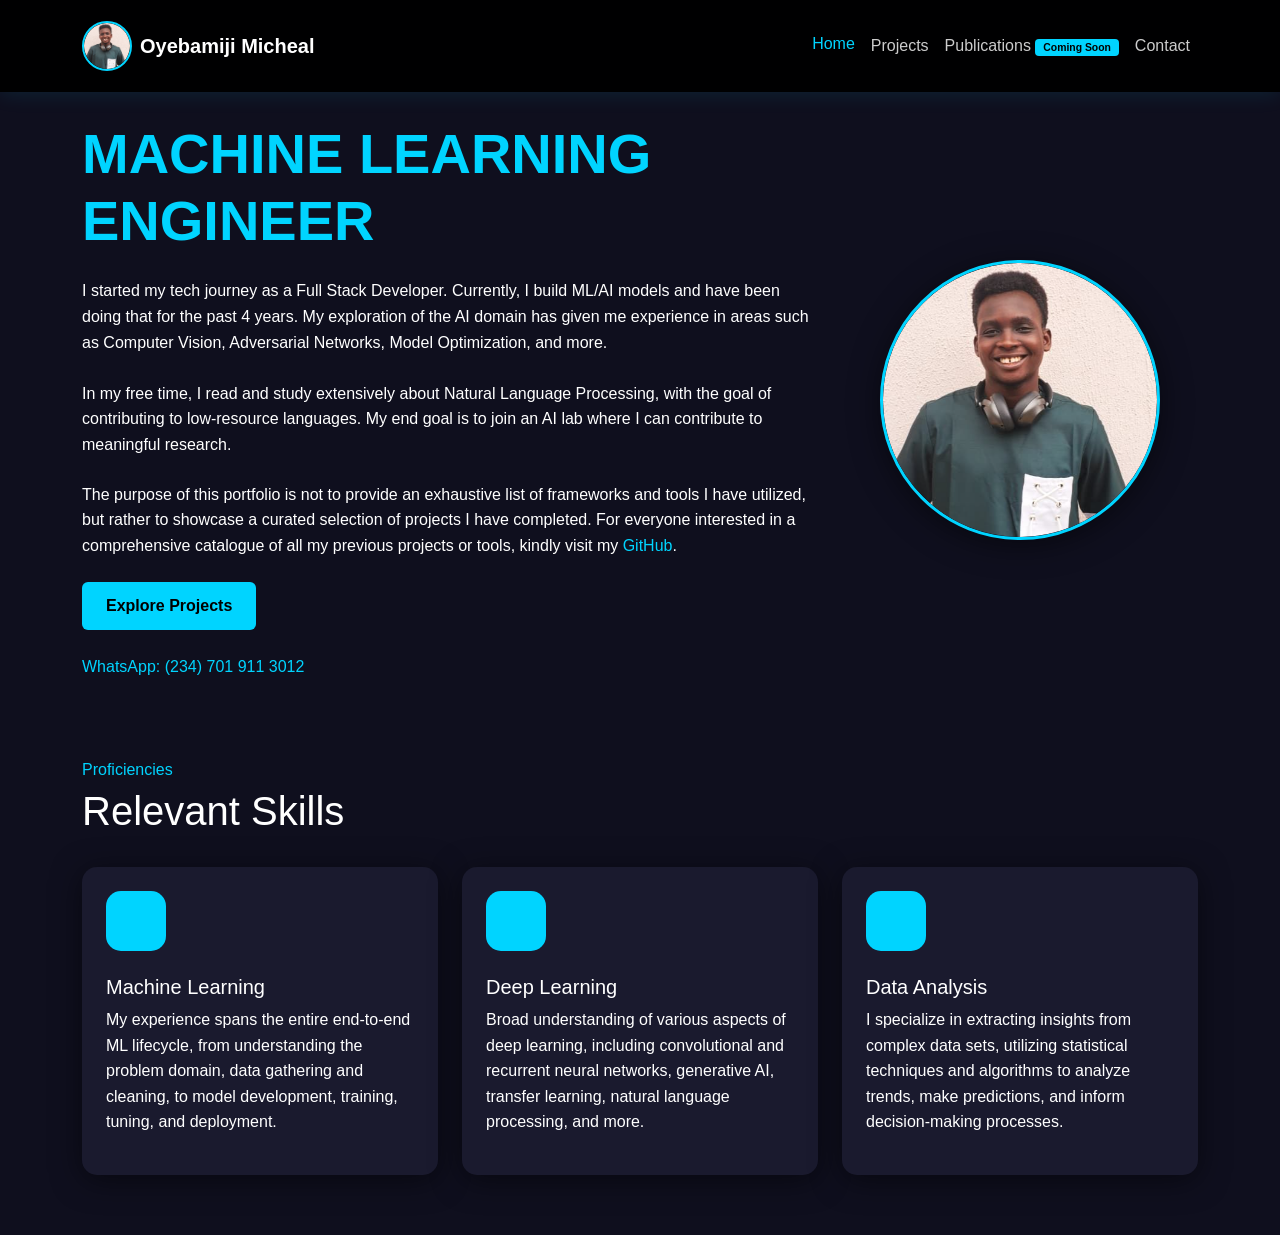
<file: index.html>
<!DOCTYPE html>
<html lang="en">
<head>
    <meta charset="UTF-8">
    <meta name="viewport" content="width=device-width, initial-scale=1.0">
    <title>Micheal Machine Learning Engineer</title>
    <link href="https://cdn.jsdelivr.net/npm/bootstrap@5.3.0/dist/css/bootstrap.min.css" rel="stylesheet">
    <link rel="stylesheet" href="https://maxst.icons8.com/vue-static/landings/line-awesome/line-awesome/1.3.0/css/line-awesome.min.css">
    <style>
        :root {
            --color-brand: #00d4ff;
            --color-base: #1a1a2e;
            --color-body: #0f0f1e;
        }

        * {
            margin: 0;
            padding: 0;
            box-sizing: border-box;
        }

        body {
            font-family: 'Segoe UI', Tahoma, Geneva, Verdana, sans-serif;
            background-color: var(--color-body);
            color: #fff;
            line-height: 1.6;
            overflow-x: hidden;
        }

        /* Navbar Styles */
        .navbar-horizontal {
            background: rgba(0, 0, 0, 0.95);
            backdrop-filter: blur(10px);
            padding: 1rem 0;
            box-shadow: 0 2px 20px rgba(0, 212, 255, 0.1);
            z-index: 1000;
        }
        
        .navbar-horizontal .navbar-brand img {
            width: 50px;
            height: 50px;
            object-fit: cover;
            border: 2px solid var(--color-brand);
        }
        
        .navbar-horizontal .nav-link {
            padding: 0.5rem 1rem;
            transition: all 0.3s ease;
            color: rgba(255, 255, 255, 0.8) !important;
            font-weight: 500;
            cursor: pointer;
        }
        
        .navbar-horizontal .nav-link:hover,
        .navbar-horizontal .nav-link.active {
            color: var(--color-brand) !important;
            transform: translateY(-2px);
        }

        .navbar-toggler {
            border-color: var(--color-brand);
        }

        .navbar-toggler-icon {
            background-image: url("data:image/svg+xml,%3csvg xmlns='http://www.w3.org/2000/svg' viewBox='0 0 30 30'%3e%3cpath stroke='%2300d4ff' stroke-linecap='round' stroke-miterlimit='10' stroke-width='2' d='M4 7h22M4 15h22M4 23h22'/%3e%3c/svg%3e");
        }

        /* Page Sections - Full Screen */
        .page-section {
            display: none;
            min-height: 100vh;
            padding-top: 120px;
            padding-bottom: 60px;
            opacity: 0;
            transition: opacity 0.5s ease-in-out;
        }

        .page-section.active {
            display: block;
            opacity: 1;
            animation: fadeIn 0.5s ease-in-out;
        }

        @keyframes fadeIn {
            from {
                opacity: 0;
                transform: translateY(20px);
            }
            to {
                opacity: 1;
                transform: translateY(0);
            }
        }

        .text-brand {
            color: var(--color-brand) !important;
        }

        .btn-brand {
            background: var(--color-brand);
            color: #000;
            font-weight: 600;
            padding: 0.75rem 1.5rem;
            border: none;
            transition: all 0.3s ease;
        }

        .btn-brand:hover {
            background: #00b8e6;
            transform: translateY(-2px);
            box-shadow: 0 5px 20px rgba(0, 212, 255, 0.4);
        }

        .btn-outline-light {
            border: 2px solid #fff;
            color: #fff;
            padding: 0.5rem 1rem;
            transition: all 0.3s ease;
        }

        .btn-outline-light:hover {
            background: #fff;
            color: #000;
        }

        /* Card styles */
        .bg-base {
            background: var(--color-base) !important;
        }

        .rounded-4 {
            border-radius: 15px !important;
        }

        .shadow-effect {
            box-shadow: 0 5px 30px rgba(0, 0, 0, 0.5);
        }

        .service {
            transition: all 0.3s ease;
        }

        .service:hover {
            transform: translateY(-10px);
            box-shadow: 0 10px 40px rgba(0, 212, 255, 0.2);
        }

        .iconbox {
            background: var(--color-brand);
            width: 60px;
            height: 60px;
            display: flex;
            align-items: center;
            justify-content: center;
            font-size: 2rem;
            color: #000;
        }

        /* Project cards */
        .card-custom-small {
            height: 100%;
            transition: transform 0.3s ease;
            overflow: hidden;
        }
        
        .card-custom-small:hover {
            transform: translateY(-10px);
            box-shadow: 0 10px 40px rgba(0, 212, 255, 0.3);
        }
        
        .card-custom-image {
            height: 200px;
            overflow: hidden;
        }
        
        .card-custom-image img {
            width: 100%;
            height: 100%;
            object-fit: cover;
            transition: transform 0.3s ease;
        }

        .card-custom-small:hover .card-custom-image img {
            transform: scale(1.1);
        }
        
        .card-custom-content {
            padding: 1.5rem;
        }
        
        .card-custom-content h4 {
            font-size: 1.1rem;
            margin-bottom: 0.5rem;
            color: var(--color-brand);
        }
        
        .card-custom-content p {
            font-size: 0.9rem;
            line-height: 1.5;
            color: rgba(255, 255, 255, 0.7);
        }

        /* Project Section Tabs */
        .project-tabs {
            display: flex;
            gap: 1rem;
            margin-bottom: 3rem;
            flex-wrap: wrap;
        }

        .project-tab {
            padding: 0.75rem 1.5rem;
            background: var(--color-base);
            border: 2px solid transparent;
            border-radius: 8px;
            cursor: pointer;
            transition: all 0.3s ease;
            font-weight: 600;
        }

        .project-tab:hover {
            border-color: var(--color-brand);
            transform: translateY(-2px);
        }

        .project-tab.active {
            background: var(--color-brand);
            color: #000;
        }

        .project-content {
            display: none;
        }

        .project-content.active {
            display: block;
            animation: fadeIn 0.5s ease-in-out;
        }

        /* NLP Challenge styles */
        .challenge-counter {
            display: inline-block;
            background: var(--color-brand);
            color: #000;
            padding: 0.75rem 1.5rem;
            border-radius: 8px;
            font-weight: bold;
            margin: 1rem 0;
        }
        
        .paper-card {
            background: var(--color-base);
            border-radius: 12px;
            padding: 1.5rem;
            margin-bottom: 1rem;
            border-left: 4px solid var(--color-brand);
            transition: all 0.3s ease;
        }
        
        .paper-card:hover {
            transform: translateX(10px);
            box-shadow: 0 5px 30px rgba(0, 212, 255, 0.2);
        }
        
        .paper-number {
            display: inline-flex;
            align-items: center;
            justify-content: center;
            background: var(--color-brand);
            color: #000;
            width: 40px;
            height: 40px;
            border-radius: 50%;
            font-weight: bold;
            margin-right: 1rem;
            flex-shrink: 0;
        }

        .coming-soon-badge {
            font-size: 0.65rem;
            padding: 0.2rem 0.5rem;
            background: var(--color-brand);
            color: #000;
            border-radius: 4px;
            font-weight: 600;
        }

        .link-custom {
            color: var(--color-brand);
            text-decoration: none;
            transition: all 0.3s ease;
        }

        .link-custom:hover {
            color: #00b8e6;
            text-decoration: underline;
        }

        a {
            text-decoration: none;
            color: inherit;
        }

        /* Proficiencies in Home */
        .home-proficiencies {
            margin-top: 5rem;
        }

        @media (max-width: 768px) {
            .page-section {
                padding-top: 120px;
            }

            .project-tabs {
                justify-content: center;
            }
        }
    </style>
</head>

<body>

    <!-- HORIZONTAL NAVBAR -->
    <nav class="navbar navbar-expand-lg navbar-dark fixed-top navbar-horizontal">
        <div class="container">
            <a class="navbar-brand d-flex align-items-center" href="#" onclick="showPage('home')">
                <img src="./assets/images/my-picture-4.png" class="rounded-circle me-2" alt="Oyebamiji Micheal">
                <span class="fw-bold">Oyebamiji Micheal</span>
            </a>
            <button class="navbar-toggler" type="button" data-bs-toggle="collapse" data-bs-target="#navbarNav">
                <span class="navbar-toggler-icon"></span>
            </button>
            <div class="collapse navbar-collapse" id="navbarNav">
                <ul class="navbar-nav ms-auto">
                    <li class="nav-item">
                        <a class="nav-link active" onclick="showPage('home')">Home</a>
                    </li>
                    <li class="nav-item">
                        <a class="nav-link" onclick="showPage('projects')">Projects</a>
                    </li>
                    <!-- <li class="nav-item">
                        <a class="nav-link" onclick="showPage('nlp-challenge')">100 NLP Papers</a>
                    </li> -->
                    <li class="nav-item">
                        <a class="nav-link" onclick="showPage('publications')">
                            Publications <span class="coming-soon-badge">Coming Soon</span>
                        </a>
                    </li>
                    <li class="nav-item">
                        <a class="nav-link" onclick="showPage('contact')">Contact</a>
                    </li>
                </ul>
            </div>
        </div>
    </nav>

    <!-- HOME PAGE -->
    <section id="home" class="page-section active">
        <div class="container">
            <!-- Hero Section -->
            <div class="row align-items-center mb-5">
                <div class="col-lg-8">
                    <h1 class="display-4 fw-bold">
                        <span class="text-brand">MACHINE LEARNING ENGINEER</span>
                    </h1>
                    <p class="mt-4 mb-4">
                        I started my tech journey as a Full Stack Developer. Currently, I build ML/AI models and have been doing that for the past 4 years. My exploration of the AI domain has given me experience in areas such as Computer Vision, Adversarial Networks, Model Optimization, and more. <br><br>
                        In my free time, I read and study extensively about Natural Language Processing, with the goal of contributing to low-resource languages. My end goal is to join an AI lab where I can contribute to meaningful research.

                    </p>
                    <p class="mt-2 mb-4">
                        The purpose of this portfolio is not to provide an exhaustive list of frameworks and tools I have utilized, but rather to showcase a curated selection of projects I have completed. For everyone interested in a comprehensive catalogue of all my previous projects or tools, kindly visit my <a href="https://github.com/Oyebamiji-Micheal" target="_blank" class="link-custom">GitHub</a>.
                    </p>
                    <div class="mt-4">
                        <a href="#" onclick="showPage('projects')" class="btn btn-brand me-3">Explore Projects</a>
                        <!-- <a href="#" onclick="showPage('nlp-challenge')" class="btn btn-outline-light">100 NLP Papers Challenge</a> -->
                    </div>
                    <div class="mt-4">
                        <a href="https://wa.me/2347019113012" target="_blank" class="link-custom">
                            <i class="lab la-whatsapp"></i> WhatsApp: (234) 701 911 3012
                        </a>
                    </div>
                </div>
                <div class="col-lg-4 d-none d-lg-block text-center">
                    <img src="./assets/images/my-picture-4.png" class="rounded-circle shadow-effect" alt="Oyebamiji Micheal" style="width: 280px; height: 280px; object-fit: cover; border: 3px solid var(--color-brand);">
                </div>
            </div>

            <!-- Proficiencies Section within Home -->
            <div class="home-proficiencies">
                <div class="row pb-4">
                    <div class="col-lg-8">
                        <h6 class="text-brand">Proficiencies</h6>
                        <h1>Relevant Skills</h1>
                    </div>
                </div>

                <div class="row gy-4">
                    <div class="col-md-4">
                        <div class="service p-4 bg-base rounded-4 shadow-effect">
                            <div class="iconbox rounded-4">
                                <i class="las la-pencil-ruler"></i>
                            </div>
                            <h5 class="mt-4 mb-2">Machine Learning</h5>
                            <p>
                                My experience spans the entire end-to-end ML lifecycle, from understanding the problem domain, data gathering and cleaning, to model development, training, tuning, and deployment.
                            </p>
                        </div>
                    </div>

                    <div class="col-md-4">
                        <div class="service p-4 bg-base rounded-4 shadow-effect">
                            <div class="iconbox rounded-4">
                                <i class="las la-laptop-code"></i>
                            </div>
                            <h5 class="mt-4 mb-2">Deep Learning</h5>
                            <p>
                                Broad understanding of various aspects of deep learning, including convolutional and recurrent neural networks, generative AI, transfer learning, natural language processing, and more.
                            </p>
                        </div>
                    </div>

                    <div class="col-md-4">
                        <div class="service p-4 bg-base rounded-4 shadow-effect">
                            <div class="iconbox rounded-4">
                                <i class="las la-chart-bar"></i>
                            </div>
                            <h5 class="mt-4 mb-2">Data Analysis</h5>
                            <p>
                                I specialize in extracting insights from complex data sets, utilizing statistical techniques and algorithms to analyze trends, make predictions, and inform decision-making processes.
                            </p>
                        </div>
                    </div>
                </div>
            </div>
        </div>
    </section>

    <!-- PROJECTS PAGE -->
    <section id="projects" class="page-section">
        <div class="container">
            <div class="row pb-4">
                <div class="col-lg-8">
                    <h6 class="text-brand">Portfolio</h6>
                    <h1>My Projects</h1>
                    <p class="lead">Explore my work across Machine Learning, Deep Learning, and Data Analysis</p>
                </div>
            </div>

            <!-- Project Tabs -->
            <div class="project-tabs">
                <div class="project-tab active" onclick="showProjectTab('ml')">
                    <i class="las la-brain"></i> Machine Learning
                </div>
                <div class="project-tab" onclick="showProjectTab('dl')">
                    <i class="las la-network-wired"></i> Deep Learning
                </div>
                <div class="project-tab" onclick="showProjectTab('analysis')">
                    <i class="las la-chart-line"></i> Data Analysis
                </div>
            </div>

            <!-- Machine Learning Projects -->
            <div id="ml-projects" class="project-content active">
                <div class="row gy-4">
                    <div class="col-lg-3 col-md-6">
                        <a href="https://github.com/Oyebamiji-Micheal/End-to-End-Customer-Churn-Prediction-using-MLflow-and-DVC/tree/main" target="_blank">
                            <div class="card-custom-small rounded-4 bg-base shadow-effect">
                                <div class="card-custom-image">
                                    <img src="./assets/images/ml-project-7.jpg" alt="Customer Churn">
                                </div>
                                <div class="card-custom-content">
                                    <h4>End to End Customer Churn Prediction</h4>
                                    <p>Using MLflow and DVC to predict customer churn</p>
                                </div>
                            </div>
                        </a>
                    </div>

                    <div class="col-lg-3 col-md-6">
                        <a href="https://github.com/Oyebamiji-Micheal/Prediction-of-Mohs-Hardness" target="_blank">
                            <div class="card-custom-small rounded-4 bg-base shadow-effect">
                                <div class="card-custom-image">
                                    <img src="./assets/images/ml-project-1.png" alt="Mohs Hardness">
                                </div>
                                <div class="card-custom-content">
                                    <h4>Mohs Hardness Prediction</h4>
                                    <p>End-to-end ML pipeline with data validation</p>
                                </div>
                            </div>
                        </a>
                    </div>

                    <div class="col-lg-3 col-md-6">
                        <a href="https://github.com/Oyebamiji-Micheal/Estimating-the-Yield-of-Digital-Green-Crop" target="_blank">
                            <div class="card-custom-small rounded-4 bg-base shadow-effect">
                                <div class="card-custom-image">
                                    <img src="./assets/images/ml-project-2.jpg" alt="Crop Yield">
                                </div>
                                <div class="card-custom-content">
                                    <h4>Digital Green Crop Yield</h4>
                                    <p>Estimating crop yield with Bayesian Optimization</p>
                                </div>
                            </div>
                        </a>
                    </div>

                    <div class="col-lg-3 col-md-6">
                        <a href="https://github.com/Oyebamiji-Micheal/Employee-Status-Prediction-Web-App" target="_blank">
                            <div class="card-custom-small rounded-4 bg-base shadow-effect">
                                <div class="card-custom-image">
                                    <img src="./assets/images/ml-project-3.jpg" alt="Employee Status">
                                </div>
                                <div class="card-custom-content">
                                    <h4>Employee Status Prediction</h4>
                                    <p>Handling imbalanced datasets for promotions</p>
                                </div>
                            </div>
                        </a>
                    </div>

                     <div class="col-lg-3 col-md-6">
                        <a href="https://github.com/Oyebamiji-Micheal/Detection-of-Social-Bots-using-Machine-Learning" target="_blank">
                            <div class="card-custom-small rounded-4 bg-base shadow-effect">
                                <div class="card-custom-image">
                                    <img src="./assets/images/ml-project-4.jpg" alt="Bots Detection">
                                </div>
                                <div class="card-custom-content">
                                    <h4>Social Bots Detection ML</h4>
                                    <p>Identifying social bots with ensemble learning</p>
                                </div>
                            </div>
                        </a>
                    </div>

                    <div class="col-lg-3 col-md-6">
                        <a href="https://github.com/Oyebamiji-Micheal/Bulldozers-Sale-Price-Prediction" target="_blank">
                            <div class="card-custom-small rounded-4 bg-base shadow-effect">
                                <div class="card-custom-image">
                                    <img src="./assets/images/ml-project-5.jpg" alt="Bulldozers">
                                </div>
                                <div class="card-custom-content">
                                    <h4>Bulldozers Sale Price</h4>
                                    <p>Predictive modeling for heavy equipment pricing</p>
                                </div>
                            </div>
                        </a>
                    </div>

                    <div class="col-lg-3 col-md-6">
                        <a href="https://github.com/Oyebamiji-Micheal/Asteriod-Diameter-Prediction" target="_blank">
                            <div class="card-custom-small rounded-4 bg-base shadow-effect">
                                <div class="card-custom-image">
                                    <img src="./assets/images/ml-project-6.jpg" alt="Asteroid">
                                </div>
                                <div class="card-custom-content">
                                    <h4>Asteroid Diameter Prediction</h4>
                                    <p>ML-powered astronomical data analysis</p>
                                </div>
                            </div>
                        </a>
                    </div>

                    <div class="col-lg-3 col-md-6">
                        <a href="https://github.com/Oyebamiji-Micheal/Food-Nutrition-Analysis" target="_blank">
                            <div class="card-custom-small rounded-4 bg-base shadow-effect">
                                <div class="card-custom-image">
                                    <img src="./assets/images/ml-project-8.jpg" alt="Food Nutrition">
                                </div>
                                <div class="card-custom-content">
                                    <h4>Food Nutrition Analysis</h4>
                                    <p>Nutritional content prediction using ML</p>
                                </div>
                            </div>
                        </a>
                    </div>
                </div>
            </div>

            <!-- Deep Learning Projects -->
            <div id="dl-projects" class="project-content">
                <div class="row gy-4">
                    <div class="col-lg-3 col-md-6">
                        <a href="https://github.com/Oyebamiji-Micheal/Facial-Reconstruction-using-Conditional-Generative-Adversarial-Network" target="_blank">
                            <div class="card-custom-small rounded-4 bg-base shadow-effect">
                                <div class="card-custom-image">
                                    <img src="./assets/images/dl-project-1.jpg" alt="Facial Reconstruction">
                                </div>
                                <div class="card-custom-content">
                                    <h4>Facial Reconstruction CGAN</h4>
                                    <p>Reconstructing occluded faces using conditional GANs</p>
                                </div>
                            </div>
                        </a>
                    </div>

                    <div class="col-lg-3 col-md-6">
                        <a href="https://github.com/Oyebamiji-Micheal/Dental-Open-Bite-Detection" target="_blank">
                            <div class="card-custom-small rounded-4 bg-base shadow-effect">
                                <div class="card-custom-image">
                                    <img src="./assets/images/dl-project-2.jpg" alt="Dental Detection">
                                </div>
                                <div class="card-custom-content">
                                    <h4>Dental Open Bite Detection</h4>
                                    <p>CNN and transfer learning for dental diagnostics</p>
                                </div>
                            </div>
                        </a>
                    </div>

                    <div class="col-lg-3 col-md-6">
                        <a href="https://github.com/Oyebamiji-Micheal/Tomato-Disease-Detection-using-Convolutional-Neural-Networks-and-Explainable-AI" target="_blank">
                            <div class="card-custom-small rounded-4 bg-base shadow-effect">
                                <div class="card-custom-image">
                                    <img src="./assets/images/dl-project-3.jpg" alt="Tomato Disease">
                                </div>
                                <div class="card-custom-content">
                                    <h4>Tomato Disease Detection</h4>
                                    <p>Explainable AI with LIME for disease classification</p>
                                </div>
                            </div>
                        </a>
                    </div>

                    <div class="col-lg-3 col-md-6">
                        <a href="https://github.com/Oyebamiji-Micheal/English-to-Yoruba-Translation-using-RNN" target="_blank">
                            <div class="card-custom-small rounded-4 bg-base shadow-effect">
                                <div class="card-custom-image">
                                    <img src="./assets/images/dl-project-4.jpg" alt="Translation">
                                </div>
                                <div class="card-custom-content">
                                    <h4>English to Yoruba Translation</h4>
                                    <p>Sequence-to-sequence modeling with RNNs</p>
                                </div>
                            </div>
                        </a>
                    </div>

                    <div class="col-lg-3 col-md-6">
                        <a href="https://github.com/Oyebamiji-Micheal/Sentiment-Analysis-of-Spotify-Songs" target="_blank">
                            <div class="card-custom-small rounded-4 bg-base shadow-effect">
                                <div class="card-custom-image">
                                    <img src="./assets/images/dl-project-5.jpg" alt="Spotify Sentiment">
                                </div>
                                <div class="card-custom-content">
                                    <h4>Spotify Sentiment Analysis</h4>
                                    <p>NLP techniques for music sentiment classification</p>
                                </div>
                            </div>
                        </a>
                    </div>

                    <div class="col-lg-3 col-md-6">
                        <a href="https://github.com/Oyebamiji-Micheal/Enhanced-Search-and-Rescue-Operation-using-Faster-RCNN" target="_blank">
                            <div class="card-custom-small rounded-4 bg-base shadow-effect">
                                <div class="card-custom-image">
                                    <img src="./assets/images/dl-project-6.jpg" alt="Search and Rescue">
                                </div>
                                <div class="card-custom-content">
                                    <h4>Enhanced Search and Rescue using RCNN</h4>
                                    <p>Human detection for emergency response</p>
                                </div>
                            </div>
                        </a>
                    </div>

                    <div class="col-lg-3 col-md-6">
                        <a href="https://github.com/Oyebamiji-Micheal/Analysing-User-Experience-on-E-Commerce-Apps-using-NLP" target="_blank">
                            <div class="card-custom-small rounded-4 bg-base shadow-effect">
                                <div class="card-custom-image">
                                    <img src="./assets/images/dl-project-7.jpg" alt="E-Commerce Sentiment">
                                </div>
                                <div class="card-custom-content">
                                    <h4>E-Commerce Sentiment Analysis</h4>
                                    <p>Improving user experience with NLP</p> 
                                </div>
                            </div>
                        </a>
                    </div>

                    <div class="col-lg-3 col-md-6">
                        <a href="https://github.com/Oyebamiji-Micheal/T-Shirt-Sleeve-Classification-using-Convolutional-Neural-Network" target="_blank">
                            <div class="card-custom-small rounded-4 bg-base shadow-effect">
                                <div class="card-custom-image">
                                    <img src="./assets/images/dl-project-8.jpg" alt="T-Shirt Classification">
                                </div>
                                <div class="card-custom-content">
                                    <h4>T-Shirt Sleeve Classification</h4>
                                    <p>CNN-based clothing attribute detection</p>
                                </div>
                            </div>
                        </a>
                    </div>
                </div>
            </div>

            <!-- Data Analysis Projects -->
            <div id="analysis-projects" class="project-content">
                <div class="row gy-4">
                    <div class="col-lg-3 col-md-6">
                        <a href="https://github.com/Oyebamiji-Micheal/Analysis-of-Credit-Card-Transactions" target="_blank">
                            <div class="card-custom-small rounded-4 bg-base shadow-effect">
                                <div class="card-custom-image">
                                    <img src="./assets/images/analysis-project-1.jpg" alt="Credit Card">
                                </div>
                                <div class="card-custom-content">
                                    <h4>Credit Card Transactions</h4>
                                    <p>EDA of transaction patterns and fraud detection</p>
                                </div>
                            </div>
                        </a>
                    </div>

                    <div class="col-lg-3 col-md-6">
                        <a href="https://github.com/Oyebamiji-Micheal/Exploratory-Data-Analysis-of-Cargo-Theft-Data/tree/main" target="_blank">
                            <div class="card-custom-small rounded-4 bg-base shadow-effect">
                                <div class="card-custom-image">
                                    <img src="./assets/images/analysis-project-2.jpg" alt="Cargo Theft">
                                </div>
                                <div class="card-custom-content">
                                    <h4>Cargo Theft Data Analysis</h4>
                                    <p>Uncovering crime prevention strategies through data</p>
                                </div>
                            </div>
                        </a>
                    </div>

                    <div class="col-lg-3 col-md-6">
                        <a href="https://github.com/Oyebamiji-Micheal/ALX-data-analyst-nanodegree-program/tree/master/Project%20three" target="_blank">
                            <div class="card-custom-small rounded-4 bg-base shadow-effect">
                                <div class="card-custom-image">
                                    <img src="./assets/images/analysis-project-3.jpg" alt="FIFA Analysis">
                                </div>
                                <div class="card-custom-content">
                                    <h4>FIFA World Cup Analysis</h4>
                                    <p>Exploring historical trends and team performances</p>
                                </div>
                            </div>
                        </a>
                    </div>
                </div>
            </div>
        </div>
    </section>

    <!-- NLP CHALLENGE PAGE -->
    <section id="nlp-challenge" class="page-section">
        <div class="container">
            <div class="row pb-4">
                <div class="col-lg-10">
                    <h6 class="text-brand">NLP Research Challenge</h6>
                    <h1>100 State-of-the-Art NLP Papers Implementation</h1>
                    <p class="lead mt-3">
                        My journey through implementing 100 SOTA Natural Language Processing research papers. The goal is to intuitively understand and ultimately contribute to some of the most challenging concepts in AI such as memory, personalization, awareness, scalability, perception, and so on.
                    </p>
                    <div class="challenge-counter">
                        Progress: 0 / 100 Papers Implemented
                    </div>
                </div>
            </div>

            <div class="row">
                <div class="col-12">
                    <h4 class="mb-4">Research Areas</h4>
                    
                    <!-- Memory Section -->
                    <div class="mb-5">
                        <h5 class="text-brand mb-3">
                            <i class="las la-brain"></i> Memory & Context
                        </h5>
                        <div class="row gy-3">
                            <div class="col-lg-6">
                                <div class="paper-card">
                                    <div class="d-flex align-items-start">
                                        <span class="paper-number">01</span>
                                        <div>
                                            <h6 class="mb-2">Paper Title Placeholder</h6>
                                            <p class="mb-1 small"><strong>Authors:</strong> To be added</p>
                                            <p class="mb-1 small"><strong>Year:</strong> 202X | <strong>Conference:</strong> TBD</p>
                                            <p class="mb-2 small">Description of the paper coming soon...</p>
                                            <a href="#" class="btn btn-sm btn-outline-light">Implementation</a>
                                            <a href="#" class="btn btn-sm btn-outline-light ms-2">Paper</a>
                                        </div>
                                    </div>
                                </div>
                            </div>
                        </div>
                    </div>

                    <div class="text-center mt-5">
                        <p class="text-muted">More papers will be added as the challenge progresses...</p>
                        <a href="https://github.com/Oyebamiji-Micheal" target="_blank" class="btn btn-brand">
                            View Full Challenge on GitHub
                        </a>
                    </div>
                </div>
            </div>
        </div>
    </section>

    <!-- PUBLICATIONS PAGE -->
    <section id="publications" class="page-section">
        <div class="container">
            <div class="row pb-4">
                <div class="col-lg-8">
                    <h6 class="text-brand">Publications</h6>
                    <h1>Research & Publications</h1>
                </div>
            </div>

            <div class="row">
                <div class="col-lg-8 mx-auto text-center">
                    <div class="p-5 bg-base rounded-4 shadow-effect">
                        <i class="las la-file-alt" style="font-size: 4rem; color: var(--color-brand);"></i>
                        <h3 class="mt-4 mb-3">Coming Soon</h3>
                        <p class="lead">
                            Research publications and academic contributions will be showcased here. Stay tuned for updates on my latest work in machine learning and natural language processing.
                        </p>
                        <a href="https://github.com/Oyebamiji-Micheal" target="_blank" class="btn btn-brand mt-3">
                            Visit GitHub
                        </a>
                    </div>
                </div>
            </div>
        </div>
    </section>

    <!-- CONTACT PAGE -->
    <section id="contact" class="page-section">
        <div class="container">
            <div class="row pb-4">
                <div class="col-lg-8">
                    <h6 class="text-brand">Contact</h6>
                    <h1>Get In Touch</h1>
                </div>
            </div>

            <div class="row">
                <div class="col-lg-8 mx-auto text-center">
                    <div class="p-5 bg-base rounded-4 shadow-effect">
                        <h3 class="mb-4">Let's Connect</h3>
                        <p class="lead mb-4">
                            Interested in collaborating on a project or discussing machine learning opportunities? Feel free to reach out!
                        </p>
                        <div class="d-flex justify-content-center gap-3 flex-wrap">
                            <a href="https://github.com/Oyebamiji-Micheal" target="_blank" class="btn btn-brand">
                                <i class="lab la-github"></i> GitHub
                            </a>
                            <a href="https://wa.me/2347019113012" target="_blank" class="btn btn-outline-light">
                                <i class="lab la-whatsapp"></i> WhatsApp: (234) 701 911 3012
                            </a>
                            <a href="mailto:oyebamijimicheal10@gmail.com?subject=Feedback%20From%20Github&body=Hello" target="_blank" class="btn btn-outline-light">
                                <i class="las la-envelope"></i> Email
                            </a>
                        </div>
                    </div>
                </div>
            </div>
        </div>
    </section>

    <script src="https://cdn.jsdelivr.net/npm/bootstrap@5.3.0/dist/js/bootstrap.bundle.min.js"></script>
    <script>
        // Show page function
        function showPage(pageId) {
            // Hide all pages
            const pages = document.querySelectorAll('.page-section');
            pages.forEach(page => {
                page.classList.remove('active');
            });

            // Show selected page
            const selectedPage = document.getElementById(pageId);
            if (selectedPage) {
                selectedPage.classList.add('active');
                window.scrollTo({ top: 0, behavior: 'smooth' });
            }

            // Update nav links
            const navLinks = document.querySelectorAll('.nav-link');
            navLinks.forEach(link => {
                link.classList.remove('active');
            });
            event.target.classList.add('active');

            // Close mobile menu if open
            const navbarCollapse = document.querySelector('.navbar-collapse');
            if (navbarCollapse.classList.contains('show')) {
                const navbarToggler = document.querySelector('.navbar-toggler');
                navbarToggler.click();
            }
        }

        // Show project tab function
        function showProjectTab(tabId) {
            // Hide all project contents
            const projectContents = document.querySelectorAll('.project-content');
            projectContents.forEach(content => {
                content.classList.remove('active');
            });

            // Show selected project content
            const selectedContent = document.getElementById(tabId + '-projects');
            if (selectedContent) {
                selectedContent.classList.add('active');
            }

            // Update project tabs
            const projectTabs = document.querySelectorAll('.project-tab');
            projectTabs.forEach(tab => {
                tab.classList.remove('active');
            });
            event.target.classList.add('active');
        }
    </script>
</body>
</html>
</file>
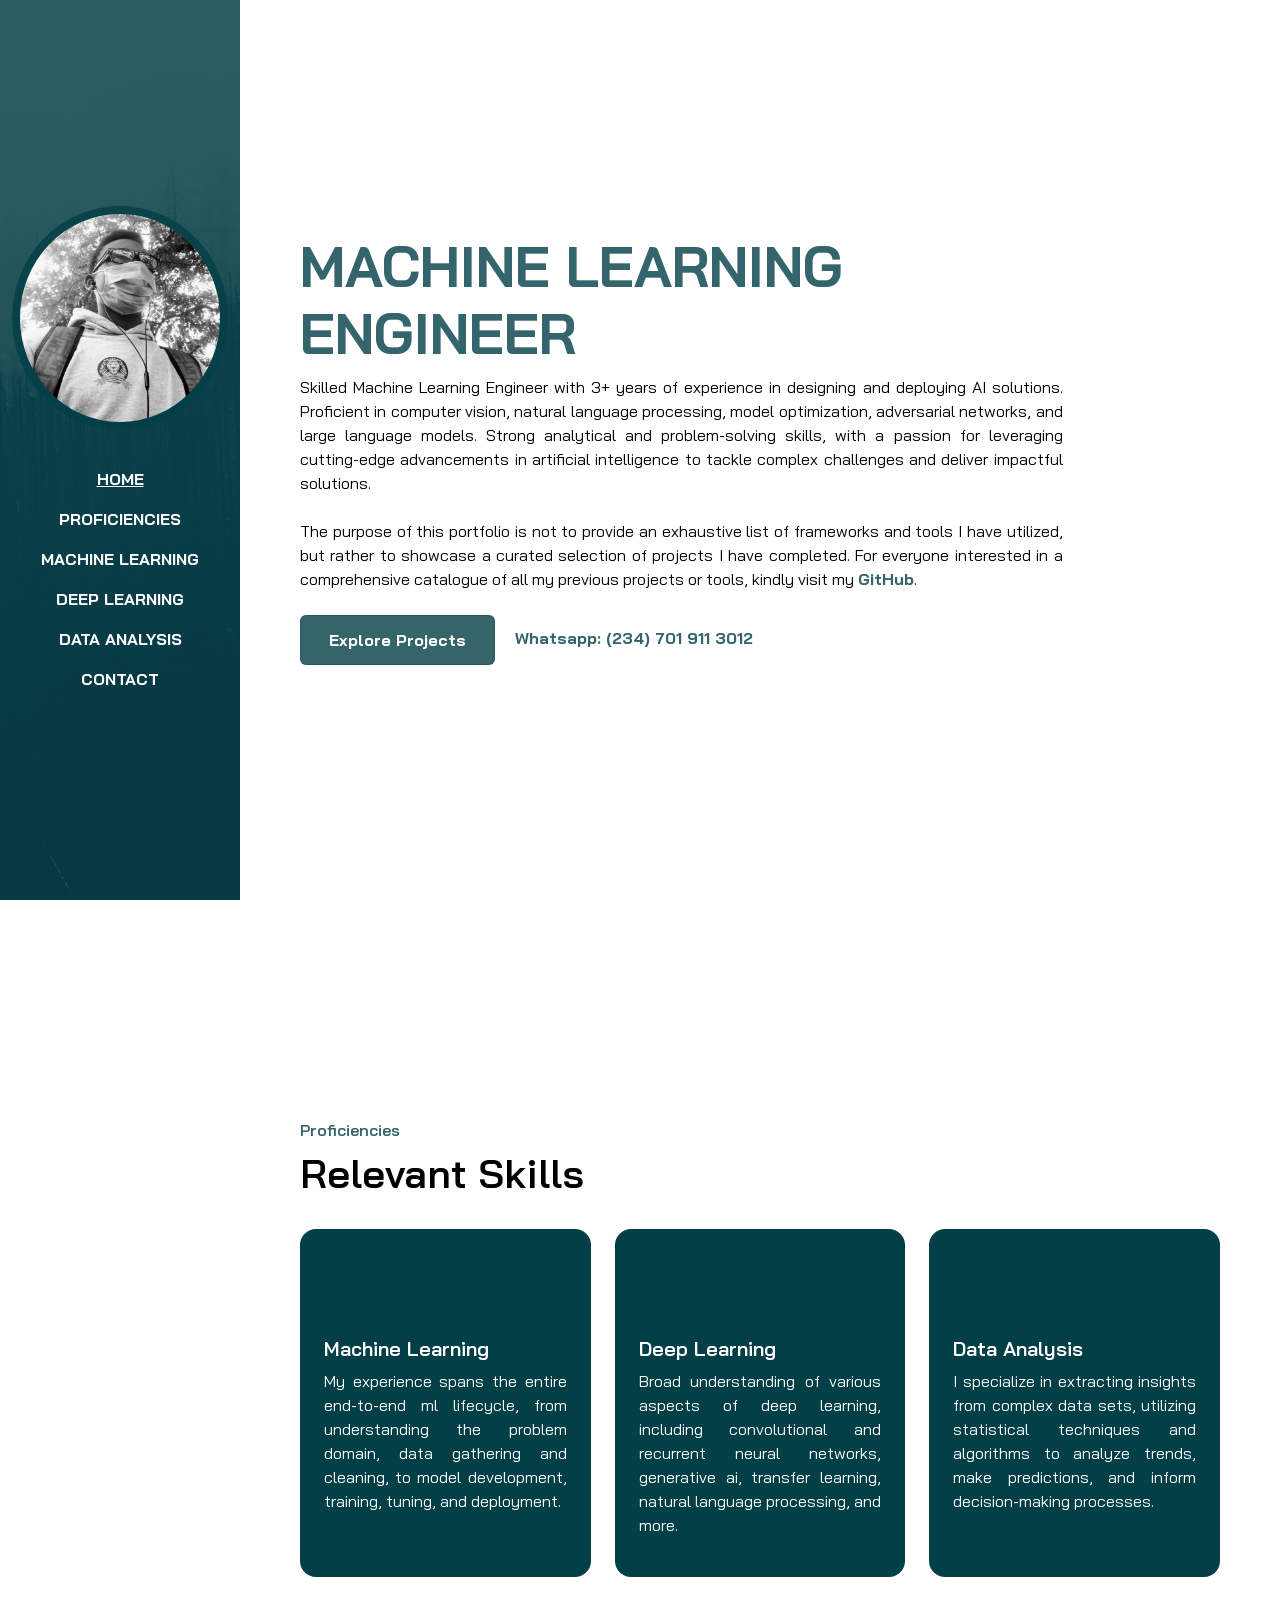
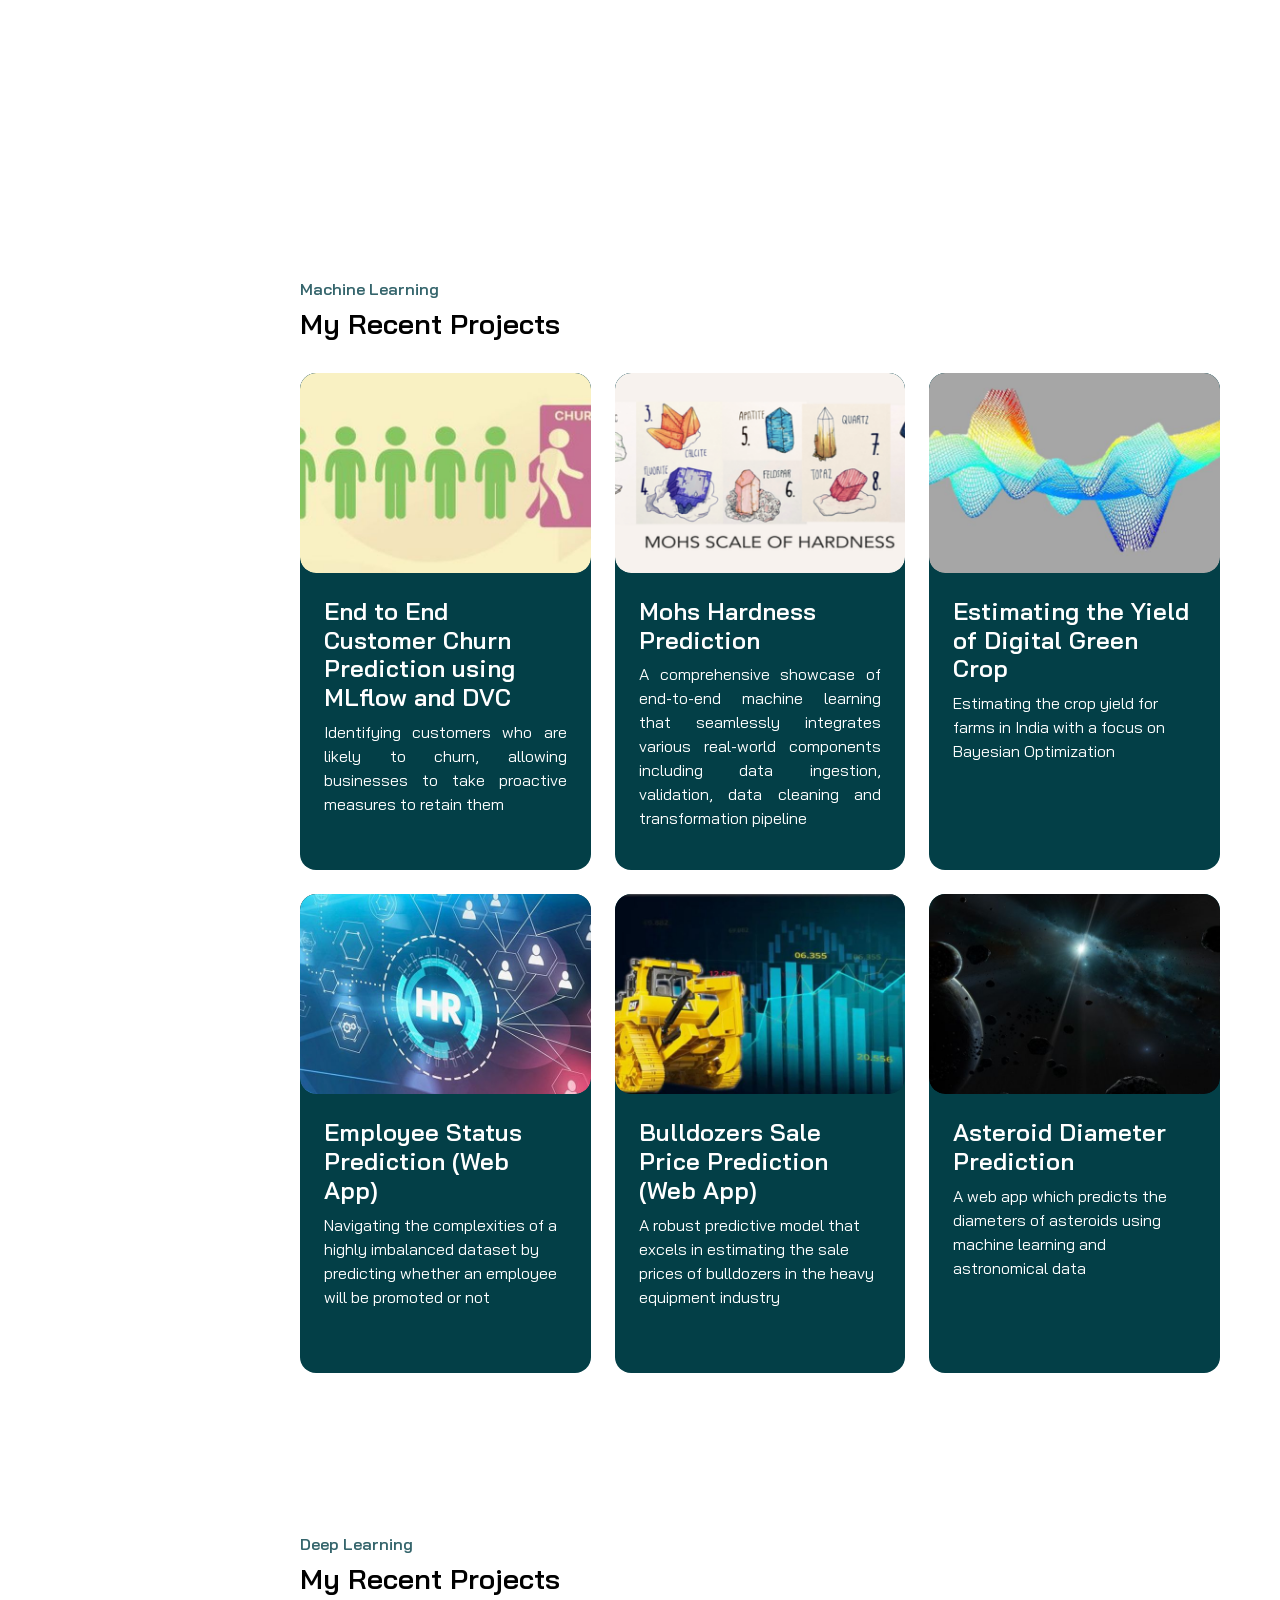
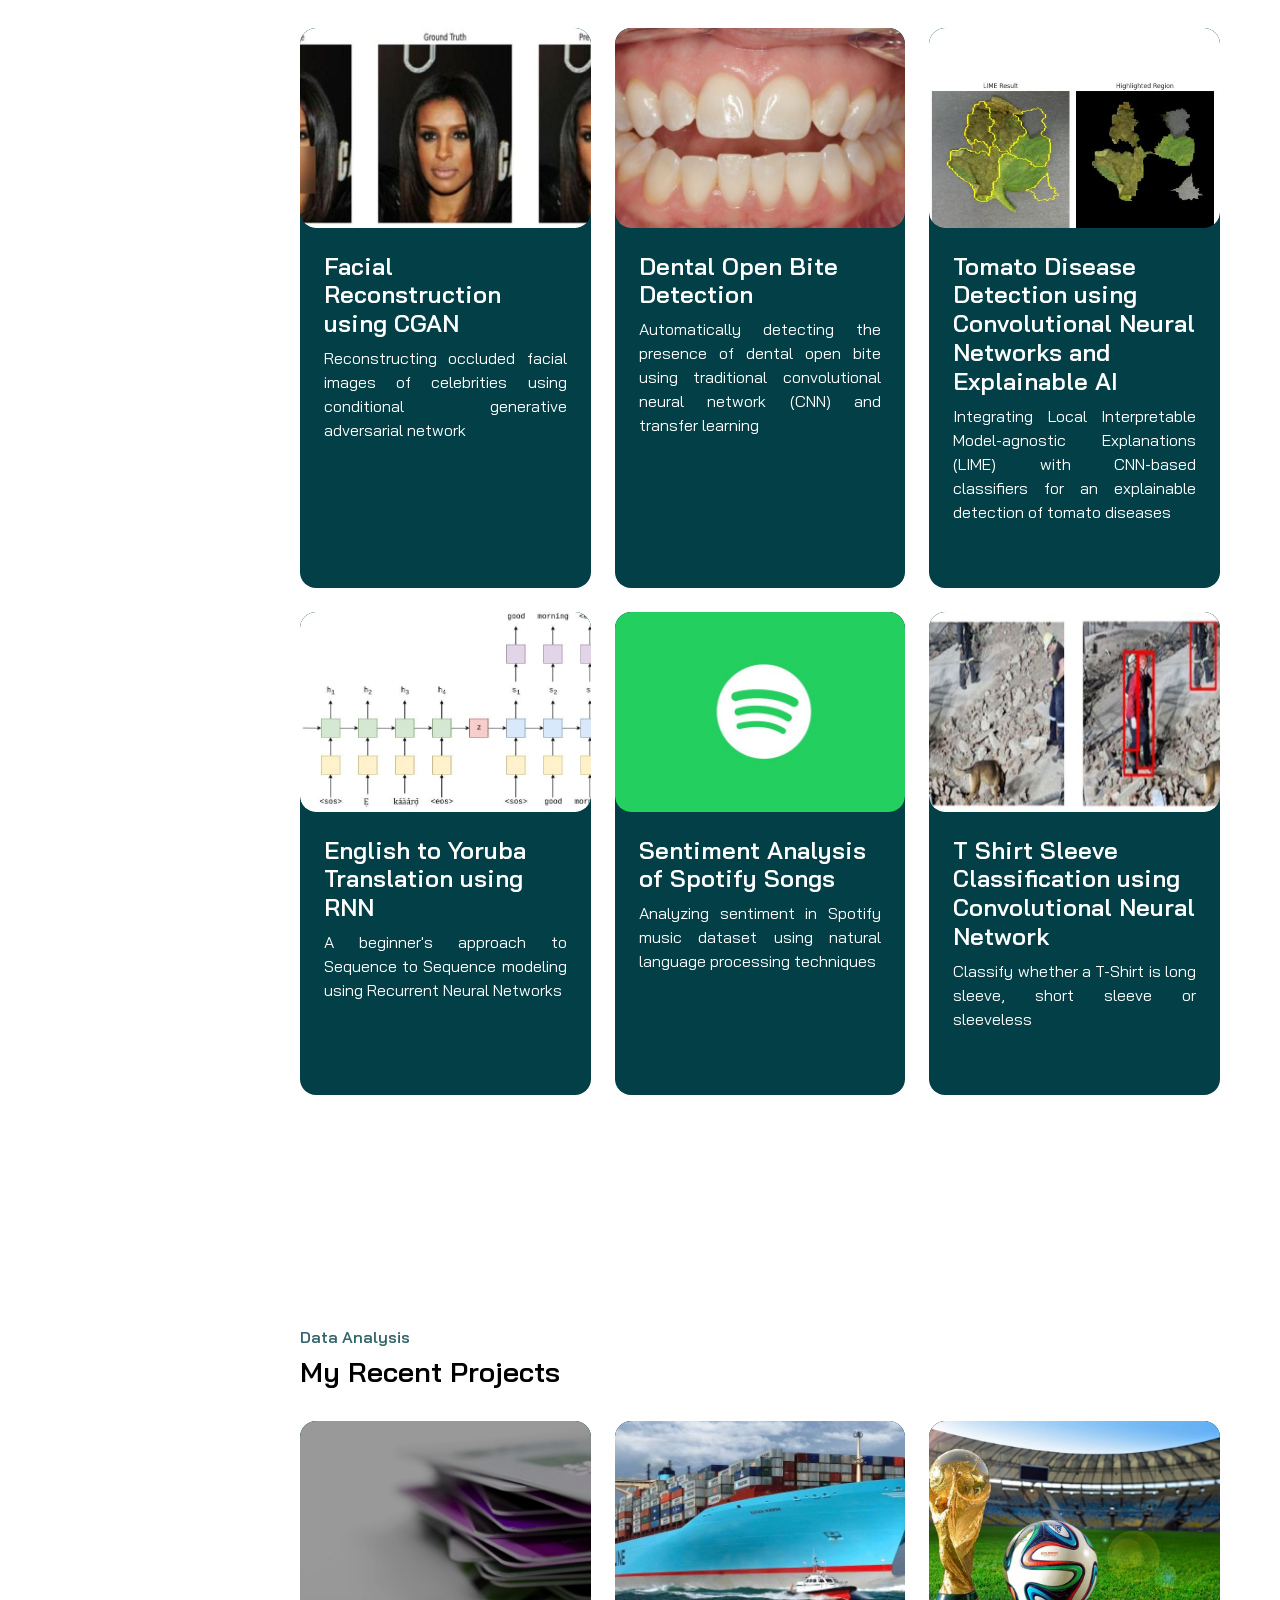
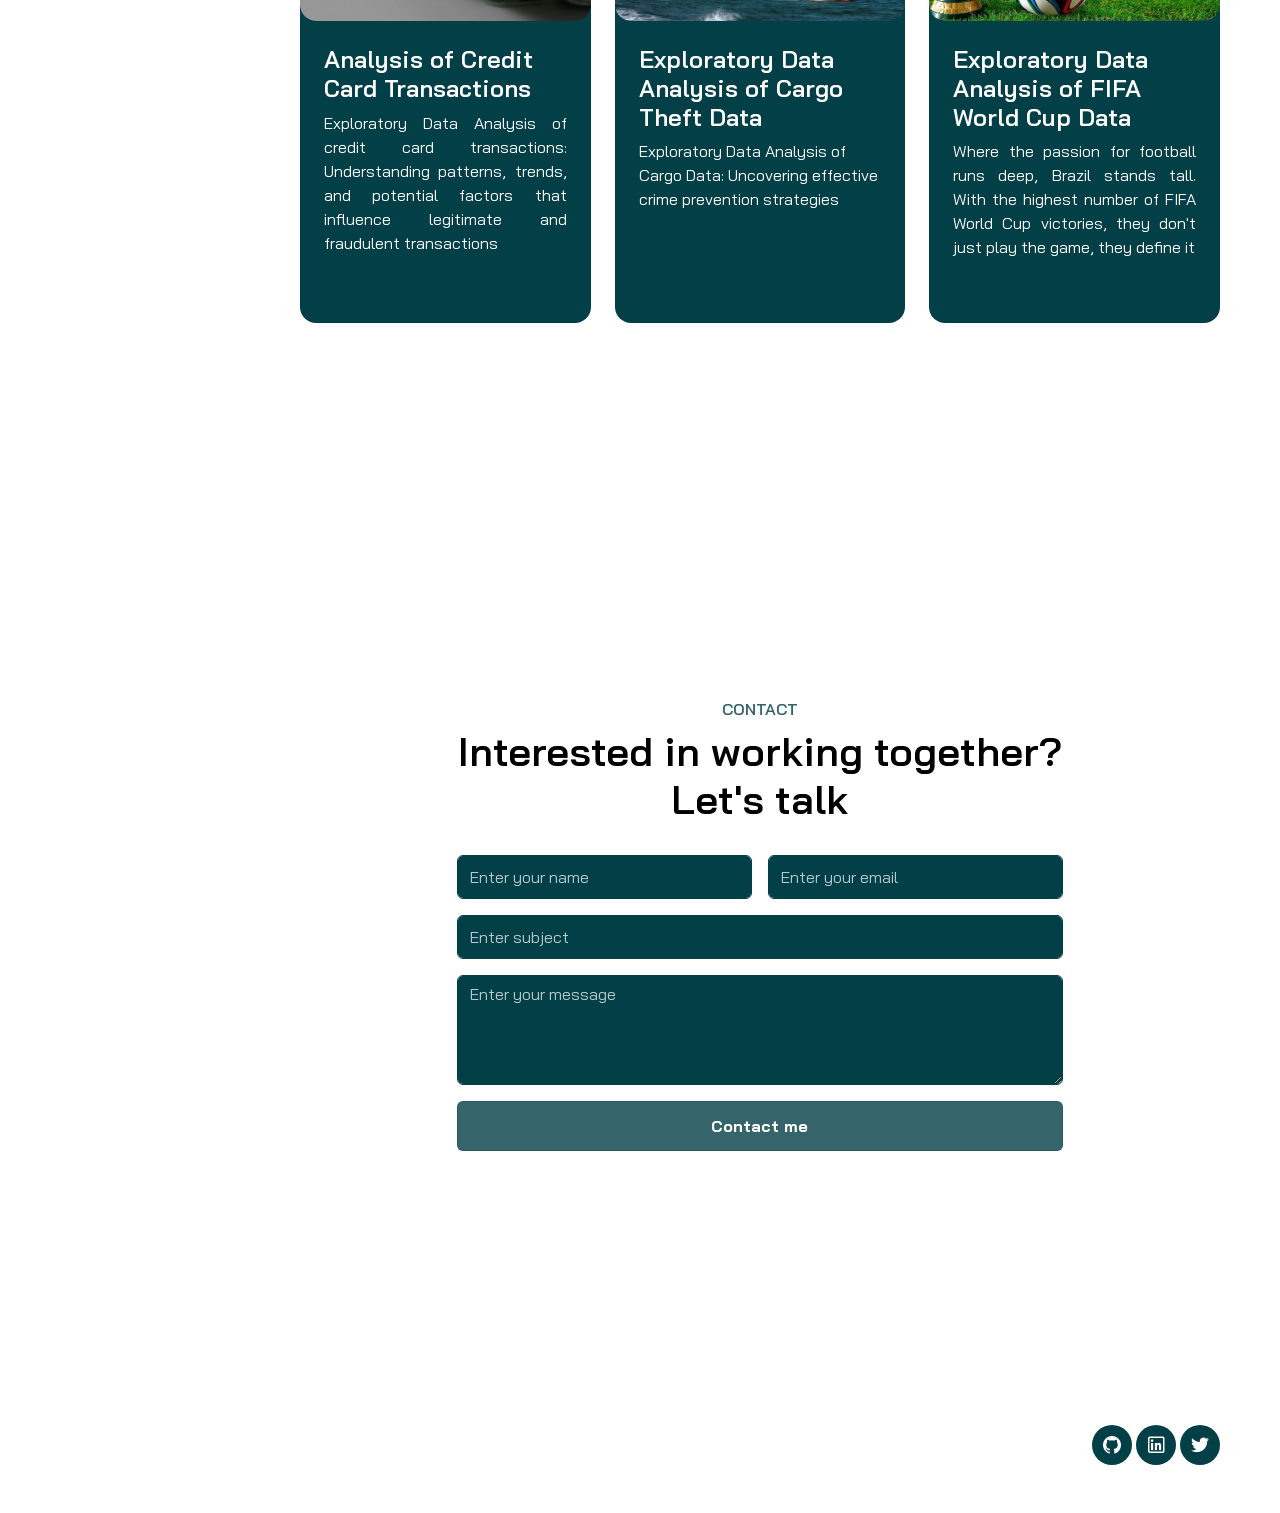
<file: index2.html>
<!DOCTYPE html>
<html lang="en">

<head>
    <meta charset="UTF-8">
    <meta http-equiv="X-UA-Compatible" content="IE=edge">
    <meta name="viewport" content="width=device-width, initial-scale=1.0">
    <title>Micheal Machine Learning Engineer</title>
    <link rel="stylesheet" href="./assets/css/bootstrap.min.css">
    <link rel="stylesheet" href="./assets/css/aos.css">
    <link rel="stylesheet" href="./assets/css/line-awesome.min.css">
    <link rel="stylesheet" href="./assets/css/style.css">
</head>

<body data-bs-spy="scroll" data-bs-target=".navbar">

    <!-- NAVBAR -->
    <nav class="navbar navbar-expand-lg navbar-dark fixed-top">
        <div class="container flex-lg-column">
            <a class="navbar-brand mx-lg-auto mb-lg-4" href="/">
                <span class="h3 fw-bold d-block d-lg-none">Oyebamiji Micheal</span>
                <img src="./assets/images/my-picture-2.jpg" class="d-none d-lg-block rounded-circle" alt="">
            </a>
            <button class="navbar-toggler" type="button" data-bs-toggle="collapse" data-bs-target="#navbarNav"
                aria-controls="navbarNav" aria-expanded="false" aria-label="Toggle navigation">
                <span class="navbar-toggler-icon"></span>
            </button>
            <div class="collapse navbar-collapse" id="navbarNav">
                <ul class="navbar-nav ms-auto flex-lg-column text-lg-center">

                    <li class="nav-item">
                        <a class="nav-link" href="#home">Home</a>
                    </li>
                    <li class="nav-item">
                        <a class="nav-link" href="#proficiencies">Proficiencies</a>
                    </li>
                    <li class="nav-item">
                        <a class="nav-link" href="#ml">Machine Learning</a>
                    </li>
                    <li class="nav-item">
                        <a class="nav-link" href="#dl">Deep Learning</a>
                    </li>
                    <li class="nav-item">
                        <a class="nav-link" href="#analysis">Data Analysis</a>
                    </li>
                    <li class="nav-item">
                        <a class="nav-link" href="#contact">Contact</a>
                    </li>

                </ul>
            </div>
        </div>
    </nav>
    <!-- //NAVBAR -->

    <!-- CONTENT WRAPPER -->
    <div id="content-wrapper">

        <!-- HOME -->
        <section id="home" class="full-height px-lg-5">
            
            <div class="container">
                <img src="./assets/images/my-picture-2.jpg" id="pic" class="d-lg-none d-lg-block rounded-circle" alt="" style="width: 180px !important; height: 180px !important;">
            </div>
            <div class="container">
                <div class="row">
                    <div class="col-lg-10">
                        <h1 class="display-4 fw-bold"><span class="text-brand">MACHINE LEARNING ENGINEER</span></h1>
                        <p align="justify" class="mt-2 mb-4">Skilled Machine Learning Engineer with 3+ years of experience in designing and deploying AI solutions. Proficient in computer vision, natural language processing, model optimization, adversarial networks, and large language models. Strong analytical and problem-solving skills, with a passion for leveraging cutting-edge advancements in artificial intelligence to tackle complex challenges and deliver impactful solutions.</p>
                        <p align="justify" class="mt-2 mb-4">The purpose of this portfolio is not to provide an exhaustive list of frameworks and tools I have utilized, but rather to showcase a curated selection of projects I have completed. For everyone interested in a comprehensive catalogue of all my previous projects or tools, kindly visit my <a href="https://github.com/Oyebamiji-Micheal" target="_blank" class="link-custom">GitHub</a>.</p>
                        <div>
                            <a href="#ml" class="btn btn-brand me-3">Explore Projects</a> <br class="break" style="display:none;">
                            <a href="#" class="link-custom">Whatsapp: (234) 701 911 3012</a>
                        </div>
                    </div>
                </div>
            </div>

        </section>
        <!-- //HOME -->

        <!-- PROFICIENCIES -->
        <section id="proficiencies" class="full-height px-lg-5">
            <div class="container">

                <div class="row pb-4">
                    <div class="col-lg-8">
                        <h6 class="text-brand">Proficiencies</h6>
                        <h1>Relevant Skills</h1>
                    </div>
                </div>

                <div class="row gy-4">
                    <div class="col-md-4">
                        <div class="service p-4 bg-base rounded-4 shadow-effect">
                            <div class="iconbox rounded-4">
                                <i class="las la-pencil-ruler"></i>
                            </div>
                            <h5 class="mt-4 mb-2">Machine Learning</h5>
                            <p align="justify">My experience spans the entire end-to-end ml lifecycle, from understanding the problem domain, data gathering and cleaning, to model development, training, tuning, and deployment.</p>
                        </div>
                    </div>

                    <div class="col-md-4">
                        <div class="service p-4 bg-base rounded-4 shadow-effect">
                            <div class="iconbox rounded-4">
                                <i class="las la-laptop-code"></i>
                            </div>
                            <h5 class="mt-4 mb-2">Deep Learning</h5>
                            <p align="justify">Broad understanding of various aspects of deep learning, including convolutional and recurrent neural networks, generative ai, transfer learning, natural language processing, and more.</p>
                        </div>
                    </div>

                    <div class="col-md-4">
                        <div class="service p-4 bg-base rounded-4 shadow-effect">
                            <div class="iconbox rounded-4">
                                <i class="las la-feather"></i>
                            </div>
                            <h5 class="mt-4 mb-2">Data Analysis</h5>
                            <p align="justify">I specialize in extracting insights from complex data sets, utilizing statistical techniques and algorithms to analyze trends, make predictions, and inform decision-making processes.</p>
                        </div>
                    </div>

                </div>

            </div>
        </section>
        <!-- PROFICIENCIES -->

        <!-- MACHINE LEARNING -->
        <section id="ml" class="full-height px-lg-5">
            <div class="container">

                <div class="row pb-4">
                    <div class="col-lg-8">
                        <h6 class="text-brand">Machine Learning</h6>
                        <h3>My Recent Projects</h3>
                    </div>
                </div>

                <div class="row gy-4">

                    <div class="col-xl-4 col-md-6 col-sm-12">
                        <a href="https://github.com/Oyebamiji-Micheal/End-to-End-Customer-Churn-Prediction-using-MLflow-and-DVC/tree/main" target="_blank">
                            <div class="card-custom rounded-4 bg-base shadow-effect">
                                <div class="card-custom-image rounded-4">
                                    <img class="rounded-4" src="./assets/images/ml-project-7.jpg" alt="">
                                </div>
                                <div class="card-custom-content p-4">
                                    <h4 class="project-title">End to End Customer Churn Prediction using MLflow and DVC</h4>
                                    <p align="justify">Identifying customers who are likely to churn, allowing businesses to take proactive measures to retain them</p>
                                </div>
                            </div>
                        </a>
                    </div>
                    <div class="col-xl-4 col-md-6 col-sm-12">
                        <a href="https://github.com/Oyebamiji-Micheal/Prediction-of-Mohs-Hardness" target="_blank">
                            <div class="card-custom rounded-4 bg-base shadow-effect">
                                <div class="card-custom-image rounded-4">
                                    <img class="rounded-4" src="./assets/images/ml-project-1.png" alt="">
                                </div>
                                <div class="card-custom-content p-4">
                                    <h4 class="project-title">Mohs Hardness Prediction</h4>
                                    <p align="justify">A comprehensive showcase of end-to-end machine learning that seamlessly integrates various real-world components including data ingestion, validation, data cleaning and transformation pipeline</p>
                                </div>
                            </div>
                        </a>
                    </div>
                    <div class="col-xl-4 col-md-6 col-sm-12">
                        <a href="https://github.com/Oyebamiji-Micheal/Estimating-the-Yield-of-Digital-Green-Crop" target="_blank">
                            <div class="card-custom rounded-4 bg-base shadow-effect">
                                <div class="card-custom-image rounded-4">
                                    <img class="rounded-4" src="./assets/images/ml-project-2.jpg" alt="">
                                </div>
                                <div class="card-custom-content p-4">
                                    <h4>Estimating the Yield of Digital Green Crop</h4>
                                    <p>Estimating the crop yield for farms in India with a focus on Bayesian Optimization</p><br>
                                </div>
                            </div>
                        </a>
                    </div>
                    <div class="col-xl-4 col-md-6 col-sm-12">
                        <a href="https://github.com/Oyebamiji-Micheal/Employee-Status-Prediction-Web-App" target="_blank">
                            <div class="card-custom rounded-4 bg-base shadow-effect">
                                <div class="card-custom-image rounded-4">
                                    <img class="rounded-4" src="./assets/images/ml-project-3.jpg" alt="">
                                </div>
                                <div class="card-custom-content p-4">
                                    <h4>Employee Status Prediction (Web App)</h4>
                                    <p>Navigating the complexities of a highly imbalanced dataset by predicting whether an employee will be promoted or not</p><br>
                                </div>
                            </div>
                        </a>
                    </div>
                    <div class="col-xl-4 col-md-6 col-sm-12">
                        <a href="https://github.com/Oyebamiji-Micheal/Bulldozers-Sale-Price-Prediction" target="_blank">
                            <div class="card-custom rounded-4 bg-base shadow-effect">
                                <div class="card-custom-image rounded-4">
                                    <img class="rounded-4" src="./assets/images/ml-project-5.jpg" alt="">
                                </div>
                                <div class="card-custom-content p-4">
                                    <h4>Bulldozers Sale Price Prediction (Web App)</h4>
                                    <p>A robust predictive model that excels in estimating the sale prices of bulldozers in the heavy equipment industry</p><br>
                                </div>
                            </div>
                        </a>
                    </div>
                    <div class="col-xl-4 col-md-6 col-sm-12">
                        <a href="https://github.com/Oyebamiji-Micheal/Asteriod-Diameter-Prediction" target="_blank">
                            <div class="card-custom rounded-4 bg-base shadow-effect">
                                <div class="card-custom-image rounded-4">
                                    <img class="rounded-4" src="./assets/images/ml-project-6.jpg" alt="">
                                </div>
                                <div class="card-custom-content p-4">
                                    <h4>Asteroid Diameter Prediction</h4>
                                    <p>A web app which predicts the diameters of asteroids using machine learning and astronomical data</p><br>
                                </div>
                            </div>
                        </a>
                    </div>

                </div>

            </div>
        </section>
        <!-- MACHINE LEARNING -->
        
        <!-- DEEP LEARNING -->
        <section id="dl" class="full-height px-lg-5">
            <div class="container">

                <div class="row pb-4">
                    <div class="col-lg-8">
                        <h6 class="text-brand">Deep Learning</h6>
                        <h3>My Recent Projects</h3>
                    </div>
                </div>

                <div class="row gy-4">

                    <div class="col-xl-4 col-md-6 col-sm-12">
                        <a href="https://github.com/Oyebamiji-Micheal/Facial-Reconstruction-using-Conditional-Generative-Adversarial-Network" target="_blank">
                            <div class="card-custom rounded-4 bg-base shadow-effect">
                                <div class="card-custom-image rounded-4" id="little-transform">
                                    <img class="rounded-4" src="./assets/images/dl-project-1.jpg" alt="">
                                </div>
                                <div class="card-custom-content p-4">
                                    <h4 class="project-title">Facial Reconstruction using CGAN</h4>
                                    <p align="justify">Reconstructing occluded facial images of celebrities using conditional generative adversarial network</p>
                                </div>
                            </div>
                        </a>
                    </div>
                    <div class="col-xl-4 col-md-6 col-sm-12">
                        <a href="https://github.com/Oyebamiji-Micheal/Dental-Open-Bite-Detection" target="_blank">
                            <div class="card-custom rounded-4 bg-base shadow-effect">
                                <div class="card-custom-image rounded-4">
                                    <img class="rounded-4" src="./assets/images/dl-project-2.jpg" alt="">
                                </div>
                                <div class="card-custom-content p-4">
                                    <h4>Dental Open Bite Detection</h4>
                                    <p align="justify">Automatically detecting the presence of dental open bite using traditional convolutional neural network (CNN) and transfer learning</p><br>
                                </div>
                            </div>
                        </a>
                    </div>
                    <div class="col-xl-4 col-md-6 col-sm-12">
                        <a href="https://github.com/Oyebamiji-Micheal/Tomato-Disease-Detection-using-Convolutional-Neural-Networks-and-Explainable-AI" target="_blank">
                            <div class="card-custom rounded-4 bg-base shadow-effect">
                                <div class="card-custom-image rounded-4">
                                    <img class="rounded-4" src="./assets/images/dl-project-3.jpg" alt="">
                                </div>
                                <div class="card-custom-content p-4">
                                    <h4>Tomato Disease Detection using Convolutional Neural Networks and Explainable AI</h4>
                                    <p align="justify">Integrating Local Interpretable Model-agnostic Explanations (LIME) with CNN-based classifiers for an explainable detection of tomato diseases</p><br>
                                </div>
                            </div>
                        </a>
                    </div>
                    <div class="col-xl-4 col-md-6 col-sm-12">
                        <a href="https://github.com/Oyebamiji-Micheal/English-to-Yoruba-Translation-using-RNN" target="_blank">
                            <div class="card-custom rounded-4 bg-base shadow-effect">
                                <div class="card-custom-image rounded-4">
                                    <img class="rounded-4" src="./assets/images/dl-project-4.jpg" alt="">
                                </div>
                                <div class="card-custom-content p-4">
                                    <h4>English to Yoruba Translation using RNN</h4>
                                    <p align="justify">A beginner's approach to Sequence to Sequence modeling using Recurrent Neural Networks</p><br>
                                </div>
                            </div>
                        </a>
                    </div>
                    <div class="col-xl-4 col-md-6 col-sm-12">
                        <a href="https://github.com/Oyebamiji-Micheal/Sentiment-Analysis-of-Spotify-Songs" target="_blank">
                            <div class="card-custom rounded-4 bg-base shadow-effect">
                                <div class="card-custom-image rounded-4">
                                    <img class="rounded-4" src="./assets/images/dl-project-5.jpg" alt="">
                                </div>
                                <div class="card-custom-content p-4">
                                    <h4>Sentiment Analysis of Spotify Songs</h4>
                                    <p align="justify">Analyzing sentiment in Spotify music dataset using natural language processing techniques</p><br>
                                </div>
                            </div>
                        </a>
                    </div>
                    <div class="col-xl-4 col-md-6 col-sm-12">
                        <a href="https://github.com/Oyebamiji-Micheal/T-Shirt-Sleeve-Classification-using-Convolutional-Neural-Network" target="_blank">
                            <div class="card-custom rounded-4 bg-base shadow-effect">
                                <div class="card-custom-image rounded-4">
                                    <img class="rounded-4" src="./assets/images/dl-project-6.jpg" alt="">
                                </div>
                                <div class="card-custom-content p-4">
                                    <h4>T Shirt Sleeve Classification using Convolutional Neural Network</h4>
                                    <p align="justify">Classify whether a T-Shirt is long sleeve, short sleeve or sleeveless</p><br>
                                </div>
                            </div>
                        </a>
                    </div>
                </div>
            </div>
        </section>
        <!-- DEEP LEARNING -->

        <!-- DATA ANALYSIS -->
        <section id="analysis" class="full-height px-lg-5">
            <div class="container">

                <div class="row pb-4">
                    <div class="col-lg-8">
                        <h6 class="text-brand">Data Analysis</h6>
                        <h3>My Recent Projects</h3>
                    </div>
                </div>

                <div class="row gy-4">

                    <div class="col-xl-4 col-md-6 col-sm-12">
                        <a href="https://github.com/Oyebamiji-Micheal/Analysis-of-Credit-Card-Transactions" target="_blank" >
                            <div class="card-custom rounded-4 bg-base shadow-effect">
                                <div class="card-custom-image rounded-4">
                                    <img class="rounded-4" src="./assets/images/analysis-project-1.jpg" alt="">
                                </div>
                                <div class="card-custom-content p-4">
                                    <h4>Analysis of Credit Card Transactions</h4>
                                    <p align="justify">Exploratory Data Analysis of credit card transactions: Understanding patterns, trends, and potential factors that influence legitimate and fraudulent transactions</p>
                                </div>
                            </div>
                        </a>
                    </div>
                    <div class="col-xl-4 col-md-6 col-sm-12">
                        <a href="https://github.com/Oyebamiji-Micheal/Exploratory-Data-Analysis-of-Cargo-Theft-Data/tree/main" target="_blank">
                            <div class="card-custom rounded-4 bg-base shadow-effect">
                                <div class="card-custom-image rounded-4">
                                    <img class="rounded-4" src="./assets/images/analysis-project-2.jpg" alt="">
                                </div>
                                <div class="card-custom-content p-4">
                                    <h4>Exploratory Data Analysis of Cargo Theft Data</h4>
                                    <p>Exploratory Data Analysis of Cargo Data: Uncovering effective crime prevention strategies</p><br>
                                </div>
                            </div>
                        </a>
                    </div>
                    <div class="col-xl-4 col-md-6 col-sm-12">
                        <a href="https://github.com/Oyebamiji-Micheal/ALX-data-analyst-nanodegree-program/tree/master/Project%20three" target="_blank">
                            <div class="card-custom rounded-4 bg-base shadow-effect">
                                <div class="card-custom-image rounded-4">
                                    <img class="rounded-4" src="./assets/images/analysis-project-3.jpg" alt="">
                                </div>
                                <div class="card-custom-content p-4">
                                    <h4>Exploratory Data Analysis of FIFA World Cup Data</h4>
                                    <p align="justify">Where the passion for football runs deep, Brazil stands tall. With the highest number of FIFA World Cup victories, they don't just play the game, they define it</p><br>
                                </div>
                            </div>
                        </a>
                    </div>

            </div>
        </section>
        <!-- DATA ANALYSIS -->

        <!-- CONTACT -->
        <section id="contact" class="full-height px-lg-5">
            <div class="container">

                <div class="row justify-content-center text-center">
                    <div class="col-lg-8 pb-4">
                        <h6 class="text-brand">CONTACT</h6>
                        <h1>Interested in working together? Let's talk
                        </h1>
                    </div>

                    <div class="col-lg-8">
                        <form action="mailto:oyebamijimicheal10@gmail.com" method="post" enctype="text/plain" class="row g-lg-3 gy-3">
                            <div class="form-group col-md-6">
                                <input type="text" name="name" class="form-control" placeholder="Enter your name">
                            </div>
                            <div class="form-group col-md-6">
                                <input type="email" name="email" class="form-control" placeholder="Enter your email">
                            </div>
                            <div class="form-group col-12">
                                <input type="text" name="subject" class="form-control" placeholder="Enter subject">
                            </div>
                            <div class="form-group col-12">
                                <textarea name="message" rows="4" class="form-control" placeholder="Enter your message"></textarea>
                            </div>
                            <div class="form-group col-12 d-grid">
                                <button type="submit" class="btn btn-brand">Contact me</button>
                            </div>
                        </form>
                    </div>
            </div>
        </section>
        <!-- //CONTACT -->

        <!-- FOOTER -->
        <footer class="py-5 px-lg-5">
            <div class="container">
                <div class="row gy-4 justify-content-between">
                    <div class="col-auto">
                        <p class="mb-0"> <a href="#" class="fw-bold"></a></p>
                    </div>
                    <div class="col-auto">
                        <div class="social-icons">
                            <a href="https://github.com/Oyebamiji-Micheal/" target="_blank"><i class="lab la-github"></i></a>
                            <a href="https://www.linkedin.com/in/oyebamiji-micheal/" target="_blank"><i class="lab la-linkedin"></i></a>
                            <a href="https://twitter.com/MichealOjuri" target="_blank"><i class="lab la-twitter"></i></a>
                        </div>
                    </div>
                </div>
            </div>
        </footer>
        <!-- //FOOTER -->

    </div>
    <!-- //CONTENT WRAPPER -->



    <script src="./assets/js/bootstrap.bundle.min.js"></script>
    <script src="./assets/js/aos.js"></script>
    <script src="./assets/js/main.js"></script>
</body>

</html>
</file>
<file: assets/css/style.css>
@import url('https://fonts.googleapis.com/css2?family=Bai+Jamjuree:wght@400;500;600;700&display=swap');

:root {
    --color-body: #b6cbce;
    --color-heading: #eef3db;
    --color-base: #033f47;
    --color-base2: #022a30;
    --color-brand: rgba(3, 63, 71, 0.8);
    --color-brand2: rgba(3, 63, 71, 0.8);
    --sidbar-width: 240px;
    --font-base: "Bai Jamjuree";
}

body {
    /* background-color: var(--color-base2); */
    background-color: white;
    color: black;
    font-family: var(--font-base), sans-serif;
}

h1,h2,h3,h4,h5,h6 {
    color: black;
    font-weight: 600;
}

a {
    text-decoration: none;
    color: var(--color-body);
    transition: all 0.4s ease;
}

a:hover {
    color: var(--color-brand);
}

img {
    width: 100%;
}

.text-brand {
    color: rgba(3, 63, 71, 0.8);
}

.bg-base {
    background-color: var(--color-base);
}

.full-height {
    min-height: 100vh;
    height: 100%;
    display: flex;
    flex-direction: column;
    justify-content: center;
    padding-top: 80px;
    padding-bottom: 80px;
    border-bottom: 2px solid rgba(255,255,255, 0.1);
}

.shadow-effect {
    transition: all 0.5s;
}

/* 
.shadow-effect:hover {
    box-shadow: -6px 6px 0 0 white;
} */

.iconbox {
    width: 60px;
    height: 60px;
    display: flex;
    align-items: center;
    justify-content: center;
    font-size: 32px;
    background-color: var(--color-brand);
    color: var(--color-base);
}

/* NAVBAR */
.navbar {
    /* background-color: #022a30; */
    background-color: var(--color-base);
}

.navbar .nav-link {
    font-weight: 700;
    text-transform: uppercase;
    color: #fff;
}

.navbar .nav-link:hover {
    color: silver;
}

.navbar .nav-link.active {
    color: white;
    text-decoration: underline;
}

@media (min-width: 992px) {
    .navbar {
        min-height: 100vh;
        width: var(--sidbar-width);
        background: linear-gradient(rgba(3, 63, 71, 0.8), rgba(3, 63, 71, 0.8)), url(../images/sidebar-img.jpg);
        background-size: cover;
        background-position: center;
    }

    .navbar-brand img {
        border: 8px solid var(--color-brand);
    }

    /* CONTENT WRAPPER */
    #content-wrapper {
        padding-left: var(--sidbar-width);
    }
}

/* BTN */
.btn {
    padding: 12px 28px;
    font-weight: 700;
}

.btn-brand {
    background-color: rgba(3, 63, 71, 0.8);
    /* background-color: var(--color-brand); */
    border-color: rgba(42, 88, 94, 0.993);
    color: white;
    transition: all 0.4s;
}

.btn-brand:hover,
.btn-brand:focus {
    background-color: rgba(1, 39, 44, 0.993);
    color: white;
    border-color: rgba(42, 88, 94, 0.993);
}

.link-custom {
    font-weight: 900;
    position: relative;
    color: rgba(3, 63, 71, 0.8);
}

/* .link-custom::after {
    content: "";
    width: 0%;
    height: 2px;
    position: absolute;
    left: 0;
    top: 110%;
    transition: all 0.4s;
} */

.link-custom:hover::after {
    width: 100%;
}

/* CARD */
.card-custom .card-custom-image {
    overflow: hidden;
}

.card-custom .card-custom-image img {
    transition: all 0.4s ease;
}

.card-custom:hover .card-custom-image img {
    transform: scale(1.1);
}

/* CONTACT */
#contact .form-control {
    background-color: var(--color-base);
    border-color: var(--color-base);
    color: var(--color-body);
}

#contact .form-control:focus {
    border-color: var(--color-brand);
    box-shadow: none;
}

#contact .form-control::placeholder {
    color: var(--color-body);
}

#contact input.form-control {
    height: 44px;
}


.social-icons a {
    width: 40px;
    height: 40px;
    display: inline-flex;
    align-items: center;
    justify-content: center;
    background-color: var(--color-base);
    border-radius: 100px;
    font-size: 24px;
}

.lab {
    color: white;
}

@media only screen and (max-width: 600px) {
    .btn {
        padding: 6px 14px;
        font-weight: 100;
    }
}

p {
    color: white;
}

.mt-2 {
    color: black
}

h4, h5 {
    color: white;
}

.service {
    height: 100%;
}

@media (max-width: 450px) {
    .break {
        display: block !important;
    }
    
    .link-custom {
        padding-top: 5px;
        margin-left: 2.5px;
    }
}

.read-more {
    color: white;
    font-weight: bold;
}

.read-more:hover {
    color: white;
    font-weight: 500;
    transition: 0s;
}

.project-title:hover {
    color: rgb(224, 224, 224);
    transition: 0s;
}

/* #no-transform:hover .card-custom-image img {
    transform: none !important;
} */

.card-custom:hover #little-transform img {
    transform: scale(1.05);
}

.end-aligned-container {
    display: flex;
    justify-content: space-between;
    flex-wrap: wrap;
}

.row {
    display: flex;
    flex-wrap: wrap;
    /* gap: 16px; */
}

/* .col-md-6 {
    flex: 1 1 48%; 
    max-width: 48%;
    box-sizing: border-box;
} */

.card-custom {
    display: flex;
    flex-direction: column;
    justify-content: space-between;
    height: 100%;
    max-width: 700px;
    margin: 0 auto;
}

.card-custom img {
    height: 200px; 
    object-fit: cover;
    width: 100%;
}

.card-custom-content {
    flex-grow: 1;
}
</file>
<file: assets/css/line-awesome.min.css>
.la,.lab,.lad,.lal,.lar,.las{-moz-osx-font-smoothing:grayscale;-webkit-font-smoothing:antialiased;display:inline-block;font-style:normal;font-variant:normal;text-rendering:auto;line-height:1}.la-lg{font-size:1.33333em;line-height:.75em;vertical-align:-.0667em}.la-xs{font-size:.75em}.la-sm{font-size:.875em}.la-1x{font-size:1em}.la-2x{font-size:2em}.la-3x{font-size:3em}.la-4x{font-size:4em}.la-5x{font-size:5em}.la-6x{font-size:6em}.la-7x{font-size:7em}.la-8x{font-size:8em}.la-9x{font-size:9em}.la-10x{font-size:10em}.la-fw{text-align:center;width:1.25em}.la-ul{list-style-type:none;margin-left:2.5em;padding-left:0}.la-ul>li{position:relative}.la-li{left:-2em;position:absolute;text-align:center;width:2em;line-height:inherit}.la-border{border:solid .08em #eee;border-radius:.1em;padding:.2em .25em .15em}.la-pull-left{float:left}.la-pull-right{float:right}.la.la-pull-left,.lab.la-pull-left,.lal.la-pull-left,.lar.la-pull-left,.las.la-pull-left{margin-right:.3em}.la.la-pull-right,.lab.la-pull-right,.lal.la-pull-right,.lar.la-pull-right,.las.la-pull-right{margin-left:.3em}.la-spin{-webkit-animation:la-spin 2s infinite linear;animation:la-spin 2s infinite linear}.la-pulse{-webkit-animation:la-spin 1s infinite steps(8);animation:la-spin 1s infinite steps(8)}@-webkit-keyframes la-spin{0%{-webkit-transform:rotate(0);transform:rotate(0)}100%{-webkit-transform:rotate(360deg);transform:rotate(360deg)}}@keyframes la-spin{0%{-webkit-transform:rotate(0);transform:rotate(0)}100%{-webkit-transform:rotate(360deg);transform:rotate(360deg)}}.la-rotate-90{-webkit-transform:rotate(90deg);transform:rotate(90deg)}.la-rotate-180{-webkit-transform:rotate(180deg);transform:rotate(180deg)}.la-rotate-270{-webkit-transform:rotate(270deg);transform:rotate(270deg)}.la-flip-horizontal{-webkit-transform:scale(-1,1);transform:scale(-1,1)}.la-flip-vertical{-webkit-transform:scale(1,-1);transform:scale(1,-1)}.la-flip-both,.la-flip-horizontal.la-flip-vertical{-webkit-transform:scale(-1,-1);transform:scale(-1,-1)}:root .la-flip-both,:root .la-flip-horizontal,:root .la-flip-vertical,:root .la-rotate-180,:root .la-rotate-270,:root .la-rotate-90{-webkit-filter:none;filter:none}.la-stack{display:inline-block;height:2em;line-height:2em;position:relative;vertical-align:middle;width:2.5em}.la-stack-1x,.la-stack-2x{left:0;position:absolute;text-align:center;width:100%}.la-stack-1x{line-height:inherit}.la-stack-2x{font-size:2em}.la-inverse{color:#fff}.la-500px:before{content:"\f26e"}.la-accessible-icon:before{content:"\f368"}.la-accusoft:before{content:"\f369"}.la-acquisitions-incorporated:before{content:"\f6af"}.la-ad:before{content:"\f641"}.la-address-book:before{content:"\f2b9"}.la-address-card:before{content:"\f2bb"}.la-adjust:before{content:"\f042"}.la-adn:before{content:"\f170"}.la-adobe:before{content:"\f778"}.la-adversal:before{content:"\f36a"}.la-affiliatetheme:before{content:"\f36b"}.la-air-freshener:before{content:"\f5d0"}.la-airbnb:before{content:"\f834"}.la-algolia:before{content:"\f36c"}.la-align-center:before{content:"\f037"}.la-align-justify:before{content:"\f039"}.la-align-left:before{content:"\f036"}.la-align-right:before{content:"\f038"}.la-alipay:before{content:"\f642"}.la-allergies:before{content:"\f461"}.la-amazon:before{content:"\f270"}.la-amazon-pay:before{content:"\f42c"}.la-ambulance:before{content:"\f0f9"}.la-american-sign-language-interpreting:before{content:"\f2a3"}.la-amilia:before{content:"\f36d"}.la-anchor:before{content:"\f13d"}.la-android:before{content:"\f17b"}.la-angellist:before{content:"\f209"}.la-angle-double-down:before{content:"\f103"}.la-angle-double-left:before{content:"\f100"}.la-angle-double-right:before{content:"\f101"}.la-angle-double-up:before{content:"\f102"}.la-angle-down:before{content:"\f107"}.la-angle-left:before{content:"\f104"}.la-angle-right:before{content:"\f105"}.la-angle-up:before{content:"\f106"}.la-angry:before{content:"\f556"}.la-angrycreative:before{content:"\f36e"}.la-angular:before{content:"\f420"}.la-ankh:before{content:"\f644"}.la-app-store:before{content:"\f36f"}.la-app-store-ios:before{content:"\f370"}.la-apper:before{content:"\f371"}.la-apple:before{content:"\f179"}.la-apple-alt:before{content:"\f5d1"}.la-apple-pay:before{content:"\f415"}.la-archive:before{content:"\f187"}.la-archway:before{content:"\f557"}.la-arrow-alt-circle-down:before{content:"\f358"}.la-arrow-alt-circle-left:before{content:"\f359"}.la-arrow-alt-circle-right:before{content:"\f35a"}.la-arrow-alt-circle-up:before{content:"\f35b"}.la-arrow-circle-down:before{content:"\f0ab"}.la-arrow-circle-left:before{content:"\f0a8"}.la-arrow-circle-right:before{content:"\f0a9"}.la-arrow-circle-up:before{content:"\f0aa"}.la-arrow-down:before{content:"\f063"}.la-arrow-left:before{content:"\f060"}.la-arrow-right:before{content:"\f061"}.la-arrow-up:before{content:"\f062"}.la-arrows-alt:before{content:"\f0b2"}.la-arrows-alt-h:before{content:"\f337"}.la-arrows-alt-v:before{content:"\f338"}.la-artstation:before{content:"\f77a"}.la-assistive-listening-systems:before{content:"\f2a2"}.la-asterisk:before{content:"\f069"}.la-asymmetrik:before{content:"\f372"}.la-at:before{content:"\f1fa"}.la-atlas:before{content:"\f558"}.la-atlassian:before{content:"\f77b"}.la-atom:before{content:"\f5d2"}.la-audible:before{content:"\f373"}.la-audio-description:before{content:"\f29e"}.la-autoprefixer:before{content:"\f41c"}.la-avianex:before{content:"\f374"}.la-aviato:before{content:"\f421"}.la-award:before{content:"\f559"}.la-aws:before{content:"\f375"}.la-baby:before{content:"\f77c"}.la-baby-carriage:before{content:"\f77d"}.la-backspace:before{content:"\f55a"}.la-backward:before{content:"\f04a"}.la-bacon:before{content:"\f7e5"}.la-balance-scale:before{content:"\f24e"}.la-balance-scale-left:before{content:"\f515"}.la-balance-scale-right:before{content:"\f516"}.la-ban:before{content:"\f05e"}.la-band-aid:before{content:"\f462"}.la-bandcamp:before{content:"\f2d5"}.la-barcode:before{content:"\f02a"}.la-bars:before{content:"\f0c9"}.la-baseball-ball:before{content:"\f433"}.la-basketball-ball:before{content:"\f434"}.la-bath:before{content:"\f2cd"}.la-battery-empty:before{content:"\f244"}.la-battery-full:before{content:"\f240"}.la-battery-half:before{content:"\f242"}.la-battery-quarter:before{content:"\f243"}.la-battery-three-quarters:before{content:"\f241"}.la-battle-net:before{content:"\f835"}.la-bed:before{content:"\f236"}.la-beer:before{content:"\f0fc"}.la-behance:before{content:"\f1b4"}.la-behance-square:before{content:"\f1b5"}.la-bell:before{content:"\f0f3"}.la-bell-slash:before{content:"\f1f6"}.la-bezier-curve:before{content:"\f55b"}.la-bible:before{content:"\f647"}.la-bicycle:before{content:"\f206"}.la-biking:before{content:"\f84a"}.la-bimobject:before{content:"\f378"}.la-binoculars:before{content:"\f1e5"}.la-biohazard:before{content:"\f780"}.la-birthday-cake:before{content:"\f1fd"}.la-bitbucket:before{content:"\f171"}.la-bitcoin:before{content:"\f379"}.la-bity:before{content:"\f37a"}.la-black-tie:before{content:"\f27e"}.la-blackberry:before{content:"\f37b"}.la-blender:before{content:"\f517"}.la-blender-phone:before{content:"\f6b6"}.la-blind:before{content:"\f29d"}.la-blog:before{content:"\f781"}.la-blogger:before{content:"\f37c"}.la-blogger-b:before{content:"\f37d"}.la-bluetooth:before{content:"\f293"}.la-bluetooth-b:before{content:"\f294"}.la-bold:before{content:"\f032"}.la-bolt:before{content:"\f0e7"}.la-bomb:before{content:"\f1e2"}.la-bone:before{content:"\f5d7"}.la-bong:before{content:"\f55c"}.la-book:before{content:"\f02d"}.la-book-dead:before{content:"\f6b7"}.la-book-medical:before{content:"\f7e6"}.la-book-open:before{content:"\f518"}.la-book-reader:before{content:"\f5da"}.la-bookmark:before{content:"\f02e"}.la-bootstrap:before{content:"\f836"}.la-border-all:before{content:"\f84c"}.la-border-none:before{content:"\f850"}.la-border-style:before{content:"\f853"}.la-bowling-ball:before{content:"\f436"}.la-box:before{content:"\f466"}.la-box-open:before{content:"\f49e"}.la-boxes:before{content:"\f468"}.la-braille:before{content:"\f2a1"}.la-brain:before{content:"\f5dc"}.la-bread-slice:before{content:"\f7ec"}.la-briefcase:before{content:"\f0b1"}.la-briefcase-medical:before{content:"\f469"}.la-broadcast-tower:before{content:"\f519"}.la-broom:before{content:"\f51a"}.la-brush:before{content:"\f55d"}.la-btc:before{content:"\f15a"}.la-buffer:before{content:"\f837"}.la-bug:before{content:"\f188"}.la-building:before{content:"\f1ad"}.la-bullhorn:before{content:"\f0a1"}.la-bullseye:before{content:"\f140"}.la-burn:before{content:"\f46a"}.la-buromobelexperte:before{content:"\f37f"}.la-bus:before{content:"\f207"}.la-bus-alt:before{content:"\f55e"}.la-business-time:before{content:"\f64a"}.la-buy-n-large:before{content:"\f8a6"}.la-buysellads:before{content:"\f20d"}.la-calculator:before{content:"\f1ec"}.la-calendar:before{content:"\f133"}.la-calendar-alt:before{content:"\f073"}.la-calendar-check:before{content:"\f274"}.la-calendar-day:before{content:"\f783"}.la-calendar-minus:before{content:"\f272"}.la-calendar-plus:before{content:"\f271"}.la-calendar-times:before{content:"\f273"}.la-calendar-week:before{content:"\f784"}.la-camera:before{content:"\f030"}.la-camera-retro:before{content:"\f083"}.la-campground:before{content:"\f6bb"}.la-canadian-maple-leaf:before{content:"\f785"}.la-candy-cane:before{content:"\f786"}.la-cannabis:before{content:"\f55f"}.la-capsules:before{content:"\f46b"}.la-car:before{content:"\f1b9"}.la-car-alt:before{content:"\f5de"}.la-car-battery:before{content:"\f5df"}.la-car-crash:before{content:"\f5e1"}.la-car-side:before{content:"\f5e4"}.la-caret-down:before{content:"\f0d7"}.la-caret-left:before{content:"\f0d9"}.la-caret-right:before{content:"\f0da"}.la-caret-square-down:before{content:"\f150"}.la-caret-square-left:before{content:"\f191"}.la-caret-square-right:before{content:"\f152"}.la-caret-square-up:before{content:"\f151"}.la-caret-up:before{content:"\f0d8"}.la-carrot:before{content:"\f787"}.la-cart-arrow-down:before{content:"\f218"}.la-cart-plus:before{content:"\f217"}.la-cash-register:before{content:"\f788"}.la-cat:before{content:"\f6be"}.la-cc-amazon-pay:before{content:"\f42d"}.la-cc-amex:before{content:"\f1f3"}.la-cc-apple-pay:before{content:"\f416"}.la-cc-diners-club:before{content:"\f24c"}.la-cc-discover:before{content:"\f1f2"}.la-cc-jcb:before{content:"\f24b"}.la-cc-mastercard:before{content:"\f1f1"}.la-cc-paypal:before{content:"\f1f4"}.la-cc-stripe:before{content:"\f1f5"}.la-cc-visa:before{content:"\f1f0"}.la-centercode:before{content:"\f380"}.la-centos:before{content:"\f789"}.la-certificate:before{content:"\f0a3"}.la-chair:before{content:"\f6c0"}.la-chalkboard:before{content:"\f51b"}.la-chalkboard-teacher:before{content:"\f51c"}.la-charging-station:before{content:"\f5e7"}.la-chart-area:before{content:"\f1fe"}.la-chart-bar:before{content:"\f080"}.la-chart-line:before{content:"\f201"}.la-chart-pie:before{content:"\f200"}.la-check:before{content:"\f00c"}.la-check-circle:before{content:"\f058"}.la-check-double:before{content:"\f560"}.la-check-square:before{content:"\f14a"}.la-cheese:before{content:"\f7ef"}.la-chess:before{content:"\f439"}.la-chess-bishop:before{content:"\f43a"}.la-chess-board:before{content:"\f43c"}.la-chess-king:before{content:"\f43f"}.la-chess-knight:before{content:"\f441"}.la-chess-pawn:before{content:"\f443"}.la-chess-queen:before{content:"\f445"}.la-chess-rook:before{content:"\f447"}.la-chevron-circle-down:before{content:"\f13a"}.la-chevron-circle-left:before{content:"\f137"}.la-chevron-circle-right:before{content:"\f138"}.la-chevron-circle-up:before{content:"\f139"}.la-chevron-down:before{content:"\f078"}.la-chevron-left:before{content:"\f053"}.la-chevron-right:before{content:"\f054"}.la-chevron-up:before{content:"\f077"}.la-child:before{content:"\f1ae"}.la-chrome:before{content:"\f268"}.la-chromecast:before{content:"\f838"}.la-church:before{content:"\f51d"}.la-circle:before{content:"\f111"}.la-circle-notch:before{content:"\f1ce"}.la-city:before{content:"\f64f"}.la-clinic-medical:before{content:"\f7f2"}.la-clipboard:before{content:"\f328"}.la-clipboard-check:before{content:"\f46c"}.la-clipboard-list:before{content:"\f46d"}.la-clock:before{content:"\f017"}.la-clone:before{content:"\f24d"}.la-closed-captioning:before{content:"\f20a"}.la-cloud:before{content:"\f0c2"}.la-cloud-download-alt:before{content:"\f381"}.la-cloud-meatball:before{content:"\f73b"}.la-cloud-moon:before{content:"\f6c3"}.la-cloud-moon-rain:before{content:"\f73c"}.la-cloud-rain:before{content:"\f73d"}.la-cloud-showers-heavy:before{content:"\f740"}.la-cloud-sun:before{content:"\f6c4"}.la-cloud-sun-rain:before{content:"\f743"}.la-cloud-upload-alt:before{content:"\f382"}.la-cloudscale:before{content:"\f383"}.la-cloudsmith:before{content:"\f384"}.la-cloudversify:before{content:"\f385"}.la-cocktail:before{content:"\f561"}.la-code:before{content:"\f121"}.la-code-branch:before{content:"\f126"}.la-codepen:before{content:"\f1cb"}.la-codiepie:before{content:"\f284"}.la-coffee:before{content:"\f0f4"}.la-cog:before{content:"\f013"}.la-cogs:before{content:"\f085"}.la-coins:before{content:"\f51e"}.la-columns:before{content:"\f0db"}.la-comment:before{content:"\f075"}.la-comment-alt:before{content:"\f27a"}.la-comment-dollar:before{content:"\f651"}.la-comment-dots:before{content:"\f4ad"}.la-comment-medical:before{content:"\f7f5"}.la-comment-slash:before{content:"\f4b3"}.la-comments:before{content:"\f086"}.la-comments-dollar:before{content:"\f653"}.la-compact-disc:before{content:"\f51f"}.la-compass:before{content:"\f14e"}.la-compress:before{content:"\f066"}.la-compress-arrows-alt:before{content:"\f78c"}.la-concierge-bell:before{content:"\f562"}.la-confluence:before{content:"\f78d"}.la-connectdevelop:before{content:"\f20e"}.la-contao:before{content:"\f26d"}.la-cookie:before{content:"\f563"}.la-cookie-bite:before{content:"\f564"}.la-copy:before{content:"\f0c5"}.la-copyright:before{content:"\f1f9"}.la-cotton-bureau:before{content:"\f89e"}.la-couch:before{content:"\f4b8"}.la-cpanel:before{content:"\f388"}.la-creative-commons:before{content:"\f25e"}.la-creative-commons-by:before{content:"\f4e7"}.la-creative-commons-nc:before{content:"\f4e8"}.la-creative-commons-nc-eu:before{content:"\f4e9"}.la-creative-commons-nc-jp:before{content:"\f4ea"}.la-creative-commons-nd:before{content:"\f4eb"}.la-creative-commons-pd:before{content:"\f4ec"}.la-creative-commons-pd-alt:before{content:"\f4ed"}.la-creative-commons-remix:before{content:"\f4ee"}.la-creative-commons-sa:before{content:"\f4ef"}.la-creative-commons-sampling:before{content:"\f4f0"}.la-creative-commons-sampling-plus:before{content:"\f4f1"}.la-creative-commons-share:before{content:"\f4f2"}.la-creative-commons-zero:before{content:"\f4f3"}.la-credit-card:before{content:"\f09d"}.la-critical-role:before{content:"\f6c9"}.la-crop:before{content:"\f125"}.la-crop-alt:before{content:"\f565"}.la-cross:before{content:"\f654"}.la-crosshairs:before{content:"\f05b"}.la-crow:before{content:"\f520"}.la-crown:before{content:"\f521"}.la-crutch:before{content:"\f7f7"}.la-css3:before{content:"\f13c"}.la-css3-alt:before{content:"\f38b"}.la-cube:before{content:"\f1b2"}.la-cubes:before{content:"\f1b3"}.la-cut:before{content:"\f0c4"}.la-cuttlefish:before{content:"\f38c"}.la-d-and-d:before{content:"\f38d"}.la-d-and-d-beyond:before{content:"\f6ca"}.la-dashcube:before{content:"\f210"}.la-database:before{content:"\f1c0"}.la-deaf:before{content:"\f2a4"}.la-delicious:before{content:"\f1a5"}.la-democrat:before{content:"\f747"}.la-deploydog:before{content:"\f38e"}.la-deskpro:before{content:"\f38f"}.la-desktop:before{content:"\f108"}.la-dev:before{content:"\f6cc"}.la-deviantart:before{content:"\f1bd"}.la-dharmachakra:before{content:"\f655"}.la-dhl:before{content:"\f790"}.la-diagnoses:before{content:"\f470"}.la-diaspora:before{content:"\f791"}.la-dice:before{content:"\f522"}.la-dice-d20:before{content:"\f6cf"}.la-dice-d6:before{content:"\f6d1"}.la-dice-five:before{content:"\f523"}.la-dice-four:before{content:"\f524"}.la-dice-one:before{content:"\f525"}.la-dice-six:before{content:"\f526"}.la-dice-three:before{content:"\f527"}.la-dice-two:before{content:"\f528"}.la-digg:before{content:"\f1a6"}.la-digital-ocean:before{content:"\f391"}.la-digital-tachograph:before{content:"\f566"}.la-directions:before{content:"\f5eb"}.la-discord:before{content:"\f392"}.la-discourse:before{content:"\f393"}.la-divide:before{content:"\f529"}.la-dizzy:before{content:"\f567"}.la-dna:before{content:"\f471"}.la-dochub:before{content:"\f394"}.la-docker:before{content:"\f395"}.la-dog:before{content:"\f6d3"}.la-dollar-sign:before{content:"\f155"}.la-dolly:before{content:"\f472"}.la-dolly-flatbed:before{content:"\f474"}.la-donate:before{content:"\f4b9"}.la-door-closed:before{content:"\f52a"}.la-door-open:before{content:"\f52b"}.la-dot-circle:before{content:"\f192"}.la-dove:before{content:"\f4ba"}.la-download:before{content:"\f019"}.la-draft2digital:before{content:"\f396"}.la-drafting-compass:before{content:"\f568"}.la-dragon:before{content:"\f6d5"}.la-draw-polygon:before{content:"\f5ee"}.la-dribbble:before{content:"\f17d"}.la-dribbble-square:before{content:"\f397"}.la-dropbox:before{content:"\f16b"}.la-drum:before{content:"\f569"}.la-drum-steelpan:before{content:"\f56a"}.la-drumstick-bite:before{content:"\f6d7"}.la-drupal:before{content:"\f1a9"}.la-dumbbell:before{content:"\f44b"}.la-dumpster:before{content:"\f793"}.la-dumpster-fire:before{content:"\f794"}.la-dungeon:before{content:"\f6d9"}.la-dyalog:before{content:"\f399"}.la-earlybirds:before{content:"\f39a"}.la-ebay:before{content:"\f4f4"}.la-edge:before{content:"\f282"}.la-edit:before{content:"\f044"}.la-egg:before{content:"\f7fb"}.la-eject:before{content:"\f052"}.la-elementor:before{content:"\f430"}.la-ellipsis-h:before{content:"\f141"}.la-ellipsis-v:before{content:"\f142"}.la-ello:before{content:"\f5f1"}.la-ember:before{content:"\f423"}.la-empire:before{content:"\f1d1"}.la-envelope:before{content:"\f0e0"}.la-envelope-open:before{content:"\f2b6"}.la-envelope-open-text:before{content:"\f658"}.la-envelope-square:before{content:"\f199"}.la-envira:before{content:"\f299"}.la-equals:before{content:"\f52c"}.la-eraser:before{content:"\f12d"}.la-erlang:before{content:"\f39d"}.la-ethereum:before{content:"\f42e"}.la-ethernet:before{content:"\f796"}.la-etsy:before{content:"\f2d7"}.la-euro-sign:before{content:"\f153"}.la-evernote:before{content:"\f839"}.la-exchange-alt:before{content:"\f362"}.la-exclamation:before{content:"\f12a"}.la-exclamation-circle:before{content:"\f06a"}.la-exclamation-triangle:before{content:"\f071"}.la-expand:before{content:"\f065"}.la-expand-arrows-alt:before{content:"\f31e"}.la-expeditedssl:before{content:"\f23e"}.la-external-link-alt:before{content:"\f35d"}.la-external-link-square-alt:before{content:"\f360"}.la-eye:before{content:"\f06e"}.la-eye-dropper:before{content:"\f1fb"}.la-eye-slash:before{content:"\f070"}.la-facebook:before{content:"\f09a"}.la-facebook-f:before{content:"\f39e"}.la-facebook-messenger:before{content:"\f39f"}.la-facebook-square:before{content:"\f082"}.la-fan:before{content:"\f863"}.la-fantasy-flight-games:before{content:"\f6dc"}.la-fast-backward:before{content:"\f049"}.la-fast-forward:before{content:"\f050"}.la-fax:before{content:"\f1ac"}.la-feather:before{content:"\f52d"}.la-feather-alt:before{content:"\f56b"}.la-fedex:before{content:"\f797"}.la-fedora:before{content:"\f798"}.la-female:before{content:"\f182"}.la-fighter-jet:before{content:"\f0fb"}.la-figma:before{content:"\f799"}.la-file:before{content:"\f15b"}.la-file-alt:before{content:"\f15c"}.la-file-archive:before{content:"\f1c6"}.la-file-audio:before{content:"\f1c7"}.la-file-code:before{content:"\f1c9"}.la-file-contract:before{content:"\f56c"}.la-file-csv:before{content:"\f6dd"}.la-file-download:before{content:"\f56d"}.la-file-excel:before{content:"\f1c3"}.la-file-export:before{content:"\f56e"}.la-file-image:before{content:"\f1c5"}.la-file-import:before{content:"\f56f"}.la-file-invoice:before{content:"\f570"}.la-file-invoice-dollar:before{content:"\f571"}.la-file-medical:before{content:"\f477"}.la-file-medical-alt:before{content:"\f478"}.la-file-pdf:before{content:"\f1c1"}.la-file-powerpoint:before{content:"\f1c4"}.la-file-prescription:before{content:"\f572"}.la-file-signature:before{content:"\f573"}.la-file-upload:before{content:"\f574"}.la-file-video:before{content:"\f1c8"}.la-file-word:before{content:"\f1c2"}.la-fill:before{content:"\f575"}.la-fill-drip:before{content:"\f576"}.la-film:before{content:"\f008"}.la-filter:before{content:"\f0b0"}.la-fingerprint:before{content:"\f577"}.la-fire:before{content:"\f06d"}.la-fire-alt:before{content:"\f7e4"}.la-fire-extinguisher:before{content:"\f134"}.la-firefox:before{content:"\f269"}.la-first-aid:before{content:"\f479"}.la-first-order:before{content:"\f2b0"}.la-first-order-alt:before{content:"\f50a"}.la-firstdraft:before{content:"\f3a1"}.la-fish:before{content:"\f578"}.la-fist-raised:before{content:"\f6de"}.la-flag:before{content:"\f024"}.la-flag-checkered:before{content:"\f11e"}.la-flag-usa:before{content:"\f74d"}.la-flask:before{content:"\f0c3"}.la-flickr:before{content:"\f16e"}.la-flipboard:before{content:"\f44d"}.la-flushed:before{content:"\f579"}.la-fly:before{content:"\f417"}.la-folder:before{content:"\f07b"}.la-folder-minus:before{content:"\f65d"}.la-folder-open:before{content:"\f07c"}.la-folder-plus:before{content:"\f65e"}.la-font:before{content:"\f031"}.la-font-awesome:before{content:"\f2b4"}.la-font-awesome-alt:before{content:"\f35c"}.la-font-awesome-flag:before{content:"\f425"}.la-font-awesome-logo-full:before{content:"\f4e6"}.la-fonticons:before{content:"\f280"}.la-fonticons-fi:before{content:"\f3a2"}.la-football-ball:before{content:"\f44e"}.la-fort-awesome:before{content:"\f286"}.la-fort-awesome-alt:before{content:"\f3a3"}.la-forumbee:before{content:"\f211"}.la-forward:before{content:"\f04e"}.la-foursquare:before{content:"\f180"}.la-free-code-camp:before{content:"\f2c5"}.la-freebsd:before{content:"\f3a4"}.la-frog:before{content:"\f52e"}.la-frown:before{content:"\f119"}.la-frown-open:before{content:"\f57a"}.la-fulcrum:before{content:"\f50b"}.la-funnel-dollar:before{content:"\f662"}.la-futbol:before{content:"\f1e3"}.la-galactic-republic:before{content:"\f50c"}.la-galactic-senate:before{content:"\f50d"}.la-gamepad:before{content:"\f11b"}.la-gas-pump:before{content:"\f52f"}.la-gavel:before{content:"\f0e3"}.la-gem:before{content:"\f3a5"}.la-genderless:before{content:"\f22d"}.la-get-pocket:before{content:"\f265"}.la-gg:before{content:"\f260"}.la-gg-circle:before{content:"\f261"}.la-ghost:before{content:"\f6e2"}.la-gift:before{content:"\f06b"}.la-gifts:before{content:"\f79c"}.la-git:before{content:"\f1d3"}.la-git-alt:before{content:"\f841"}.la-git-square:before{content:"\f1d2"}.la-github:before{content:"\f09b"}.la-github-alt:before{content:"\f113"}.la-github-square:before{content:"\f092"}.la-gitkraken:before{content:"\f3a6"}.la-gitlab:before{content:"\f296"}.la-gitter:before{content:"\f426"}.la-glass-cheers:before{content:"\f79f"}.la-glass-martini:before{content:"\f000"}.la-glass-martini-alt:before{content:"\f57b"}.la-glass-whiskey:before{content:"\f7a0"}.la-glasses:before{content:"\f530"}.la-glide:before{content:"\f2a5"}.la-glide-g:before{content:"\f2a6"}.la-globe:before{content:"\f0ac"}.la-globe-africa:before{content:"\f57c"}.la-globe-americas:before{content:"\f57d"}.la-globe-asia:before{content:"\f57e"}.la-globe-europe:before{content:"\f7a2"}.la-gofore:before{content:"\f3a7"}.la-golf-ball:before{content:"\f450"}.la-goodreads:before{content:"\f3a8"}.la-goodreads-g:before{content:"\f3a9"}.la-google:before{content:"\f1a0"}.la-google-drive:before{content:"\f3aa"}.la-google-play:before{content:"\f3ab"}.la-google-plus:before{content:"\f2b3"}.la-google-plus-g:before{content:"\f0d5"}.la-google-plus-square:before{content:"\f0d4"}.la-google-wallet:before{content:"\f1ee"}.la-gopuram:before{content:"\f664"}.la-graduation-cap:before{content:"\f19d"}.la-gratipay:before{content:"\f184"}.la-grav:before{content:"\f2d6"}.la-greater-than:before{content:"\f531"}.la-greater-than-equal:before{content:"\f532"}.la-grimace:before{content:"\f57f"}.la-grin:before{content:"\f580"}.la-grin-alt:before{content:"\f581"}.la-grin-beam:before{content:"\f582"}.la-grin-beam-sweat:before{content:"\f583"}.la-grin-hearts:before{content:"\f584"}.la-grin-squint:before{content:"\f585"}.la-grin-squint-tears:before{content:"\f586"}.la-grin-stars:before{content:"\f587"}.la-grin-tears:before{content:"\f588"}.la-grin-tongue:before{content:"\f589"}.la-grin-tongue-squint:before{content:"\f58a"}.la-grin-tongue-wink:before{content:"\f58b"}.la-grin-wink:before{content:"\f58c"}.la-grip-horizontal:before{content:"\f58d"}.la-grip-lines:before{content:"\f7a4"}.la-grip-lines-vertical:before{content:"\f7a5"}.la-grip-vertical:before{content:"\f58e"}.la-gripfire:before{content:"\f3ac"}.la-grunt:before{content:"\f3ad"}.la-guitar:before{content:"\f7a6"}.la-gulp:before{content:"\f3ae"}.la-h-square:before{content:"\f0fd"}.la-hacker-news:before{content:"\f1d4"}.la-hacker-news-square:before{content:"\f3af"}.la-hackerrank:before{content:"\f5f7"}.la-hamburger:before{content:"\f805"}.la-hammer:before{content:"\f6e3"}.la-hamsa:before{content:"\f665"}.la-hand-holding:before{content:"\f4bd"}.la-hand-holding-heart:before{content:"\f4be"}.la-hand-holding-usd:before{content:"\f4c0"}.la-hand-lizard:before{content:"\f258"}.la-hand-middle-finger:before{content:"\f806"}.la-hand-paper:before{content:"\f256"}.la-hand-peace:before{content:"\f25b"}.la-hand-point-down:before{content:"\f0a7"}.la-hand-point-left:before{content:"\f0a5"}.la-hand-point-right:before{content:"\f0a4"}.la-hand-point-up:before{content:"\f0a6"}.la-hand-pointer:before{content:"\f25a"}.la-hand-rock:before{content:"\f255"}.la-hand-scissors:before{content:"\f257"}.la-hand-spock:before{content:"\f259"}.la-hands:before{content:"\f4c2"}.la-hands-helping:before{content:"\f4c4"}.la-handshake:before{content:"\f2b5"}.la-hanukiah:before{content:"\f6e6"}.la-hard-hat:before{content:"\f807"}.la-hashtag:before{content:"\f292"}.la-hat-cowboy:before{content:"\f8c0"}.la-hat-cowboy-side:before{content:"\f8c1"}.la-hat-wizard:before{content:"\f6e8"}.la-haykal:before{content:"\f666"}.la-hdd:before{content:"\f0a0"}.la-heading:before{content:"\f1dc"}.la-headphones:before{content:"\f025"}.la-headphones-alt:before{content:"\f58f"}.la-headset:before{content:"\f590"}.la-heart:before{content:"\f004"}.la-heart-broken:before{content:"\f7a9"}.la-heartbeat:before{content:"\f21e"}.la-helicopter:before{content:"\f533"}.la-highlighter:before{content:"\f591"}.la-hiking:before{content:"\f6ec"}.la-hippo:before{content:"\f6ed"}.la-hips:before{content:"\f452"}.la-hire-a-helper:before{content:"\f3b0"}.la-history:before{content:"\f1da"}.la-hockey-puck:before{content:"\f453"}.la-holly-berry:before{content:"\f7aa"}.la-home:before{content:"\f015"}.la-hooli:before{content:"\f427"}.la-hornbill:before{content:"\f592"}.la-horse:before{content:"\f6f0"}.la-horse-head:before{content:"\f7ab"}.la-hospital:before{content:"\f0f8"}.la-hospital-alt:before{content:"\f47d"}.la-hospital-symbol:before{content:"\f47e"}.la-hot-tub:before{content:"\f593"}.la-hotdog:before{content:"\f80f"}.la-hotel:before{content:"\f594"}.la-hotjar:before{content:"\f3b1"}.la-hourglass:before{content:"\f254"}.la-hourglass-end:before{content:"\f253"}.la-hourglass-half:before{content:"\f252"}.la-hourglass-start:before{content:"\f251"}.la-house-damage:before{content:"\f6f1"}.la-houzz:before{content:"\f27c"}.la-hryvnia:before{content:"\f6f2"}.la-html5:before{content:"\f13b"}.la-hubspot:before{content:"\f3b2"}.la-i-cursor:before{content:"\f246"}.la-ice-cream:before{content:"\f810"}.la-icicles:before{content:"\f7ad"}.la-icons:before{content:"\f86d"}.la-id-badge:before{content:"\f2c1"}.la-id-card:before{content:"\f2c2"}.la-id-card-alt:before{content:"\f47f"}.la-igloo:before{content:"\f7ae"}.la-image:before{content:"\f03e"}.la-images:before{content:"\f302"}.la-imdb:before{content:"\f2d8"}.la-inbox:before{content:"\f01c"}.la-indent:before{content:"\f03c"}.la-industry:before{content:"\f275"}.la-infinity:before{content:"\f534"}.la-info:before{content:"\f129"}.la-info-circle:before{content:"\f05a"}.la-instagram:before{content:"\f16d"}.la-intercom:before{content:"\f7af"}.la-internet-explorer:before{content:"\f26b"}.la-invision:before{content:"\f7b0"}.la-ioxhost:before{content:"\f208"}.la-italic:before{content:"\f033"}.la-itch-io:before{content:"\f83a"}.la-itunes:before{content:"\f3b4"}.la-itunes-note:before{content:"\f3b5"}.la-java:before{content:"\f4e4"}.la-jedi:before{content:"\f669"}.la-jedi-order:before{content:"\f50e"}.la-jenkins:before{content:"\f3b6"}.la-jira:before{content:"\f7b1"}.la-joget:before{content:"\f3b7"}.la-joint:before{content:"\f595"}.la-joomla:before{content:"\f1aa"}.la-journal-whills:before{content:"\f66a"}.la-js:before{content:"\f3b8"}.la-js-square:before{content:"\f3b9"}.la-jsfiddle:before{content:"\f1cc"}.la-kaaba:before{content:"\f66b"}.la-kaggle:before{content:"\f5fa"}.la-key:before{content:"\f084"}.la-keybase:before{content:"\f4f5"}.la-keyboard:before{content:"\f11c"}.la-keycdn:before{content:"\f3ba"}.la-khanda:before{content:"\f66d"}.la-kickstarter:before{content:"\f3bb"}.la-kickstarter-k:before{content:"\f3bc"}.la-kiss:before{content:"\f596"}.la-kiss-beam:before{content:"\f597"}.la-kiss-wink-heart:before{content:"\f598"}.la-kiwi-bird:before{content:"\f535"}.la-korvue:before{content:"\f42f"}.la-landmark:before{content:"\f66f"}.la-language:before{content:"\f1ab"}.la-laptop:before{content:"\f109"}.la-laptop-code:before{content:"\f5fc"}.la-laptop-medical:before{content:"\f812"}.la-laravel:before{content:"\f3bd"}.la-lastfm:before{content:"\f202"}.la-lastfm-square:before{content:"\f203"}.la-laugh:before{content:"\f599"}.la-laugh-beam:before{content:"\f59a"}.la-laugh-squint:before{content:"\f59b"}.la-laugh-wink:before{content:"\f59c"}.la-layer-group:before{content:"\f5fd"}.la-leaf:before{content:"\f06c"}.la-leanpub:before{content:"\f212"}.la-lemon:before{content:"\f094"}.la-less:before{content:"\f41d"}.la-less-than:before{content:"\f536"}.la-less-than-equal:before{content:"\f537"}.la-level-down-alt:before{content:"\f3be"}.la-level-up-alt:before{content:"\f3bf"}.la-life-ring:before{content:"\f1cd"}.la-lightbulb:before{content:"\f0eb"}.la-line:before{content:"\f3c0"}.la-link:before{content:"\f0c1"}.la-linkedin:before{content:"\f08c"}.la-linkedin-in:before{content:"\f0e1"}.la-linode:before{content:"\f2b8"}.la-linux:before{content:"\f17c"}.la-lira-sign:before{content:"\f195"}.la-list:before{content:"\f03a"}.la-list-alt:before{content:"\f022"}.la-list-ol:before{content:"\f0cb"}.la-list-ul:before{content:"\f0ca"}.la-location-arrow:before{content:"\f124"}.la-lock:before{content:"\f023"}.la-lock-open:before{content:"\f3c1"}.la-long-arrow-alt-down:before{content:"\f309"}.la-long-arrow-alt-left:before{content:"\f30a"}.la-long-arrow-alt-right:before{content:"\f30b"}.la-long-arrow-alt-up:before{content:"\f30c"}.la-low-vision:before{content:"\f2a8"}.la-luggage-cart:before{content:"\f59d"}.la-lyft:before{content:"\f3c3"}.la-magento:before{content:"\f3c4"}.la-magic:before{content:"\f0d0"}.la-magnet:before{content:"\f076"}.la-mail-bulk:before{content:"\f674"}.la-mailchimp:before{content:"\f59e"}.la-male:before{content:"\f183"}.la-mandalorian:before{content:"\f50f"}.la-map:before{content:"\f279"}.la-map-marked:before{content:"\f59f"}.la-map-marked-alt:before{content:"\f5a0"}.la-map-marker:before{content:"\f041"}.la-map-marker-alt:before{content:"\f3c5"}.la-map-pin:before{content:"\f276"}.la-map-signs:before{content:"\f277"}.la-markdown:before{content:"\f60f"}.la-marker:before{content:"\f5a1"}.la-mars:before{content:"\f222"}.la-mars-double:before{content:"\f227"}.la-mars-stroke:before{content:"\f229"}.la-mars-stroke-h:before{content:"\f22b"}.la-mars-stroke-v:before{content:"\f22a"}.la-mask:before{content:"\f6fa"}.la-mastodon:before{content:"\f4f6"}.la-maxcdn:before{content:"\f136"}.la-mdb:before{content:"\f8ca"}.la-medal:before{content:"\f5a2"}.la-medapps:before{content:"\f3c6"}.la-medium:before{content:"\f23a"}.la-medium-m:before{content:"\f3c7"}.la-medkit:before{content:"\f0fa"}.la-medrt:before{content:"\f3c8"}.la-meetup:before{content:"\f2e0"}.la-megaport:before{content:"\f5a3"}.la-meh:before{content:"\f11a"}.la-meh-blank:before{content:"\f5a4"}.la-meh-rolling-eyes:before{content:"\f5a5"}.la-memory:before{content:"\f538"}.la-mendeley:before{content:"\f7b3"}.la-menorah:before{content:"\f676"}.la-mercury:before{content:"\f223"}.la-meteor:before{content:"\f753"}.la-microchip:before{content:"\f2db"}.la-microphone:before{content:"\f130"}.la-microphone-alt:before{content:"\f3c9"}.la-microphone-alt-slash:before{content:"\f539"}.la-microphone-slash:before{content:"\f131"}.la-microscope:before{content:"\f610"}.la-microsoft:before{content:"\f3ca"}.la-minus:before{content:"\f068"}.la-minus-circle:before{content:"\f056"}.la-minus-square:before{content:"\f146"}.la-mitten:before{content:"\f7b5"}.la-mix:before{content:"\f3cb"}.la-mixcloud:before{content:"\f289"}.la-mizuni:before{content:"\f3cc"}.la-mobile:before{content:"\f10b"}.la-mobile-alt:before{content:"\f3cd"}.la-modx:before{content:"\f285"}.la-monero:before{content:"\f3d0"}.la-money-bill:before{content:"\f0d6"}.la-money-bill-alt:before{content:"\f3d1"}.la-money-bill-wave:before{content:"\f53a"}.la-money-bill-wave-alt:before{content:"\f53b"}.la-money-check:before{content:"\f53c"}.la-money-check-alt:before{content:"\f53d"}.la-monument:before{content:"\f5a6"}.la-moon:before{content:"\f186"}.la-mortar-pestle:before{content:"\f5a7"}.la-mosque:before{content:"\f678"}.la-motorcycle:before{content:"\f21c"}.la-mountain:before{content:"\f6fc"}.la-mouse:before{content:"\f8cc"}.la-mouse-pointer:before{content:"\f245"}.la-mug-hot:before{content:"\f7b6"}.la-music:before{content:"\f001"}.la-napster:before{content:"\f3d2"}.la-neos:before{content:"\f612"}.la-network-wired:before{content:"\f6ff"}.la-neuter:before{content:"\f22c"}.la-newspaper:before{content:"\f1ea"}.la-nimblr:before{content:"\f5a8"}.la-node:before{content:"\f419"}.la-node-js:before{content:"\f3d3"}.la-not-equal:before{content:"\f53e"}.la-notes-medical:before{content:"\f481"}.la-npm:before{content:"\f3d4"}.la-ns8:before{content:"\f3d5"}.la-nutritionix:before{content:"\f3d6"}.la-object-group:before{content:"\f247"}.la-object-ungroup:before{content:"\f248"}.la-odnoklassniki:before{content:"\f263"}.la-odnoklassniki-square:before{content:"\f264"}.la-oil-can:before{content:"\f613"}.la-old-republic:before{content:"\f510"}.la-om:before{content:"\f679"}.la-opencart:before{content:"\f23d"}.la-openid:before{content:"\f19b"}.la-opera:before{content:"\f26a"}.la-optin-monster:before{content:"\f23c"}.la-orcid:before{content:"\f8d2"}.la-osi:before{content:"\f41a"}.la-otter:before{content:"\f700"}.la-outdent:before{content:"\f03b"}.la-page4:before{content:"\f3d7"}.la-pagelines:before{content:"\f18c"}.la-pager:before{content:"\f815"}.la-paint-brush:before{content:"\f1fc"}.la-paint-roller:before{content:"\f5aa"}.la-palette:before{content:"\f53f"}.la-palfed:before{content:"\f3d8"}.la-pallet:before{content:"\f482"}.la-paper-plane:before{content:"\f1d8"}.la-paperclip:before{content:"\f0c6"}.la-parachute-box:before{content:"\f4cd"}.la-paragraph:before{content:"\f1dd"}.la-parking:before{content:"\f540"}.la-passport:before{content:"\f5ab"}.la-pastafarianism:before{content:"\f67b"}.la-paste:before{content:"\f0ea"}.la-patreon:before{content:"\f3d9"}.la-pause:before{content:"\f04c"}.la-pause-circle:before{content:"\f28b"}.la-paw:before{content:"\f1b0"}.la-paypal:before{content:"\f1ed"}.la-peace:before{content:"\f67c"}.la-pen:before{content:"\f304"}.la-pen-alt:before{content:"\f305"}.la-pen-fancy:before{content:"\f5ac"}.la-pen-nib:before{content:"\f5ad"}.la-pen-square:before{content:"\f14b"}.la-pencil-alt:before{content:"\f303"}.la-pencil-ruler:before{content:"\f5ae"}.la-penny-arcade:before{content:"\f704"}.la-people-carry:before{content:"\f4ce"}.la-pepper-hot:before{content:"\f816"}.la-percent:before{content:"\f295"}.la-percentage:before{content:"\f541"}.la-periscope:before{content:"\f3da"}.la-person-booth:before{content:"\f756"}.la-phabricator:before{content:"\f3db"}.la-phoenix-framework:before{content:"\f3dc"}.la-phoenix-squadron:before{content:"\f511"}.la-phone:before{content:"\f095"}.la-phone-alt:before{content:"\f879"}.la-phone-slash:before{content:"\f3dd"}.la-phone-square:before{content:"\f098"}.la-phone-square-alt:before{content:"\f87b"}.la-phone-volume:before{content:"\f2a0"}.la-photo-video:before{content:"\f87c"}.la-php:before{content:"\f457"}.la-pied-piper:before{content:"\f2ae"}.la-pied-piper-alt:before{content:"\f1a8"}.la-pied-piper-hat:before{content:"\f4e5"}.la-pied-piper-pp:before{content:"\f1a7"}.la-piggy-bank:before{content:"\f4d3"}.la-pills:before{content:"\f484"}.la-pinterest:before{content:"\f0d2"}.la-pinterest-p:before{content:"\f231"}.la-pinterest-square:before{content:"\f0d3"}.la-pizza-slice:before{content:"\f818"}.la-place-of-worship:before{content:"\f67f"}.la-plane:before{content:"\f072"}.la-plane-arrival:before{content:"\f5af"}.la-plane-departure:before{content:"\f5b0"}.la-play:before{content:"\f04b"}.la-play-circle:before{content:"\f144"}.la-playstation:before{content:"\f3df"}.la-plug:before{content:"\f1e6"}.la-plus:before{content:"\f067"}.la-plus-circle:before{content:"\f055"}.la-plus-square:before{content:"\f0fe"}.la-podcast:before{content:"\f2ce"}.la-poll:before{content:"\f681"}.la-poll-h:before{content:"\f682"}.la-poo:before{content:"\f2fe"}.la-poo-storm:before{content:"\f75a"}.la-poop:before{content:"\f619"}.la-portrait:before{content:"\f3e0"}.la-pound-sign:before{content:"\f154"}.la-power-off:before{content:"\f011"}.la-pray:before{content:"\f683"}.la-praying-hands:before{content:"\f684"}.la-prescription:before{content:"\f5b1"}.la-prescription-bottle:before{content:"\f485"}.la-prescription-bottle-alt:before{content:"\f486"}.la-print:before{content:"\f02f"}.la-procedures:before{content:"\f487"}.la-product-hunt:before{content:"\f288"}.la-project-diagram:before{content:"\f542"}.la-pushed:before{content:"\f3e1"}.la-puzzle-piece:before{content:"\f12e"}.la-python:before{content:"\f3e2"}.la-qq:before{content:"\f1d6"}.la-qrcode:before{content:"\f029"}.la-question:before{content:"\f128"}.la-question-circle:before{content:"\f059"}.la-quidditch:before{content:"\f458"}.la-quinscape:before{content:"\f459"}.la-quora:before{content:"\f2c4"}.la-quote-left:before{content:"\f10d"}.la-quote-right:before{content:"\f10e"}.la-quran:before{content:"\f687"}.la-r-project:before{content:"\f4f7"}.la-radiation:before{content:"\f7b9"}.la-radiation-alt:before{content:"\f7ba"}.la-rainbow:before{content:"\f75b"}.la-random:before{content:"\f074"}.la-raspberry-pi:before{content:"\f7bb"}.la-ravelry:before{content:"\f2d9"}.la-react:before{content:"\f41b"}.la-reacteurope:before{content:"\f75d"}.la-readme:before{content:"\f4d5"}.la-rebel:before{content:"\f1d0"}.la-receipt:before{content:"\f543"}.la-record-vinyl:before{content:"\f8d9"}.la-recycle:before{content:"\f1b8"}.la-red-river:before{content:"\f3e3"}.la-reddit:before{content:"\f1a1"}.la-reddit-alien:before{content:"\f281"}.la-reddit-square:before{content:"\f1a2"}.la-redhat:before{content:"\f7bc"}.la-redo:before{content:"\f01e"}.la-redo-alt:before{content:"\f2f9"}.la-registered:before{content:"\f25d"}.la-remove-format:before{content:"\f87d"}.la-renren:before{content:"\f18b"}.la-reply:before{content:"\f3e5"}.la-reply-all:before{content:"\f122"}.la-replyd:before{content:"\f3e6"}.la-republican:before{content:"\f75e"}.la-researchgate:before{content:"\f4f8"}.la-resolving:before{content:"\f3e7"}.la-restroom:before{content:"\f7bd"}.la-retweet:before{content:"\f079"}.la-rev:before{content:"\f5b2"}.la-ribbon:before{content:"\f4d6"}.la-ring:before{content:"\f70b"}.la-road:before{content:"\f018"}.la-robot:before{content:"\f544"}.la-rocket:before{content:"\f135"}.la-rocketchat:before{content:"\f3e8"}.la-rockrms:before{content:"\f3e9"}.la-route:before{content:"\f4d7"}.la-rss:before{content:"\f09e"}.la-rss-square:before{content:"\f143"}.la-ruble-sign:before{content:"\f158"}.la-ruler:before{content:"\f545"}.la-ruler-combined:before{content:"\f546"}.la-ruler-horizontal:before{content:"\f547"}.la-ruler-vertical:before{content:"\f548"}.la-running:before{content:"\f70c"}.la-rupee-sign:before{content:"\f156"}.la-sad-cry:before{content:"\f5b3"}.la-sad-tear:before{content:"\f5b4"}.la-safari:before{content:"\f267"}.la-salesforce:before{content:"\f83b"}.la-sass:before{content:"\f41e"}.la-satellite:before{content:"\f7bf"}.la-satellite-dish:before{content:"\f7c0"}.la-save:before{content:"\f0c7"}.la-schlix:before{content:"\f3ea"}.la-school:before{content:"\f549"}.la-screwdriver:before{content:"\f54a"}.la-scribd:before{content:"\f28a"}.la-scroll:before{content:"\f70e"}.la-sd-card:before{content:"\f7c2"}.la-search:before{content:"\f002"}.la-search-dollar:before{content:"\f688"}.la-search-location:before{content:"\f689"}.la-search-minus:before{content:"\f010"}.la-search-plus:before{content:"\f00e"}.la-searchengin:before{content:"\f3eb"}.la-seedling:before{content:"\f4d8"}.la-sellcast:before{content:"\f2da"}.la-sellsy:before{content:"\f213"}.la-server:before{content:"\f233"}.la-servicestack:before{content:"\f3ec"}.la-shapes:before{content:"\f61f"}.la-share:before{content:"\f064"}.la-share-alt:before{content:"\f1e0"}.la-share-alt-square:before{content:"\f1e1"}.la-share-square:before{content:"\f14d"}.la-shekel-sign:before{content:"\f20b"}.la-shield-alt:before{content:"\f3ed"}.la-ship:before{content:"\f21a"}.la-shipping-fast:before{content:"\f48b"}.la-shirtsinbulk:before{content:"\f214"}.la-shoe-prints:before{content:"\f54b"}.la-shopping-bag:before{content:"\f290"}.la-shopping-basket:before{content:"\f291"}.la-shopping-cart:before{content:"\f07a"}.la-shopware:before{content:"\f5b5"}.la-shower:before{content:"\f2cc"}.la-shuttle-van:before{content:"\f5b6"}.la-sign:before{content:"\f4d9"}.la-sign-in-alt:before{content:"\f2f6"}.la-sign-language:before{content:"\f2a7"}.la-sign-out-alt:before{content:"\f2f5"}.la-signal:before{content:"\f012"}.la-signature:before{content:"\f5b7"}.la-sim-card:before{content:"\f7c4"}.la-simplybuilt:before{content:"\f215"}.la-sistrix:before{content:"\f3ee"}.la-sitemap:before{content:"\f0e8"}.la-sith:before{content:"\f512"}.la-skating:before{content:"\f7c5"}.la-sketch:before{content:"\f7c6"}.la-skiing:before{content:"\f7c9"}.la-skiing-nordic:before{content:"\f7ca"}.la-skull:before{content:"\f54c"}.la-skull-crossbones:before{content:"\f714"}.la-skyatlas:before{content:"\f216"}.la-skype:before{content:"\f17e"}.la-slack:before{content:"\f198"}.la-slack-hash:before{content:"\f3ef"}.la-slash:before{content:"\f715"}.la-sleigh:before{content:"\f7cc"}.la-sliders-h:before{content:"\f1de"}.la-slideshare:before{content:"\f1e7"}.la-smile:before{content:"\f118"}.la-smile-beam:before{content:"\f5b8"}.la-smile-wink:before{content:"\f4da"}.la-smog:before{content:"\f75f"}.la-smoking:before{content:"\f48d"}.la-smoking-ban:before{content:"\f54d"}.la-sms:before{content:"\f7cd"}.la-snapchat:before{content:"\f2ab"}.la-snapchat-ghost:before{content:"\f2ac"}.la-snapchat-square:before{content:"\f2ad"}.la-snowboarding:before{content:"\f7ce"}.la-snowflake:before{content:"\f2dc"}.la-snowman:before{content:"\f7d0"}.la-snowplow:before{content:"\f7d2"}.la-socks:before{content:"\f696"}.la-solar-panel:before{content:"\f5ba"}.la-sort:before{content:"\f0dc"}.la-sort-alpha-down:before{content:"\f15d"}.la-sort-alpha-down-alt:before{content:"\f881"}.la-sort-alpha-up:before{content:"\f15e"}.la-sort-alpha-up-alt:before{content:"\f882"}.la-sort-amount-down:before{content:"\f160"}.la-sort-amount-down-alt:before{content:"\f884"}.la-sort-amount-up:before{content:"\f161"}.la-sort-amount-up-alt:before{content:"\f885"}.la-sort-down:before{content:"\f0dd"}.la-sort-numeric-down:before{content:"\f162"}.la-sort-numeric-down-alt:before{content:"\f886"}.la-sort-numeric-up:before{content:"\f163"}.la-sort-numeric-up-alt:before{content:"\f887"}.la-sort-up:before{content:"\f0de"}.la-soundcloud:before{content:"\f1be"}.la-sourcetree:before{content:"\f7d3"}.la-spa:before{content:"\f5bb"}.la-space-shuttle:before{content:"\f197"}.la-speakap:before{content:"\f3f3"}.la-speaker-deck:before{content:"\f83c"}.la-spell-check:before{content:"\f891"}.la-spider:before{content:"\f717"}.la-spinner:before{content:"\f110"}.la-splotch:before{content:"\f5bc"}.la-spotify:before{content:"\f1bc"}.la-spray-can:before{content:"\f5bd"}.la-square:before{content:"\f0c8"}.la-square-full:before{content:"\f45c"}.la-square-root-alt:before{content:"\f698"}.la-squarespace:before{content:"\f5be"}.la-stack-exchange:before{content:"\f18d"}.la-stack-overflow:before{content:"\f16c"}.la-stackpath:before{content:"\f842"}.la-stamp:before{content:"\f5bf"}.la-star:before{content:"\f005"}.la-star-and-crescent:before{content:"\f699"}.la-star-half:before{content:"\f089"}.la-star-half-alt:before{content:"\f5c0"}.la-star-of-david:before{content:"\f69a"}.la-star-of-life:before{content:"\f621"}.la-staylinked:before{content:"\f3f5"}.la-steam:before{content:"\f1b6"}.la-steam-square:before{content:"\f1b7"}.la-steam-symbol:before{content:"\f3f6"}.la-step-backward:before{content:"\f048"}.la-step-forward:before{content:"\f051"}.la-stethoscope:before{content:"\f0f1"}.la-sticker-mule:before{content:"\f3f7"}.la-sticky-note:before{content:"\f249"}.la-stop:before{content:"\f04d"}.la-stop-circle:before{content:"\f28d"}.la-stopwatch:before{content:"\f2f2"}.la-store:before{content:"\f54e"}.la-store-alt:before{content:"\f54f"}.la-strava:before{content:"\f428"}.la-stream:before{content:"\f550"}.la-street-view:before{content:"\f21d"}.la-strikethrough:before{content:"\f0cc"}.la-stripe:before{content:"\f429"}.la-stripe-s:before{content:"\f42a"}.la-stroopwafel:before{content:"\f551"}.la-studiovinari:before{content:"\f3f8"}.la-stumbleupon:before{content:"\f1a4"}.la-stumbleupon-circle:before{content:"\f1a3"}.la-subscript:before{content:"\f12c"}.la-subway:before{content:"\f239"}.la-suitcase:before{content:"\f0f2"}.la-suitcase-rolling:before{content:"\f5c1"}.la-sun:before{content:"\f185"}.la-superpowers:before{content:"\f2dd"}.la-superscript:before{content:"\f12b"}.la-supple:before{content:"\f3f9"}.la-surprise:before{content:"\f5c2"}.la-suse:before{content:"\f7d6"}.la-swatchbook:before{content:"\f5c3"}.la-swift:before{content:"\f8e1"}.la-swimmer:before{content:"\f5c4"}.la-swimming-pool:before{content:"\f5c5"}.la-symfony:before{content:"\f83d"}.la-synagogue:before{content:"\f69b"}.la-sync:before{content:"\f021"}.la-sync-alt:before{content:"\f2f1"}.la-syringe:before{content:"\f48e"}.la-table:before{content:"\f0ce"}.la-table-tennis:before{content:"\f45d"}.la-tablet:before{content:"\f10a"}.la-tablet-alt:before{content:"\f3fa"}.la-tablets:before{content:"\f490"}.la-tachometer-alt:before{content:"\f3fd"}.la-tag:before{content:"\f02b"}.la-tags:before{content:"\f02c"}.la-tape:before{content:"\f4db"}.la-tasks:before{content:"\f0ae"}.la-taxi:before{content:"\f1ba"}.la-teamspeak:before{content:"\f4f9"}.la-teeth:before{content:"\f62e"}.la-teeth-open:before{content:"\f62f"}.la-telegram:before{content:"\f2c6"}.la-telegram-plane:before{content:"\f3fe"}.la-temperature-high:before{content:"\f769"}.la-temperature-low:before{content:"\f76b"}.la-tencent-weibo:before{content:"\f1d5"}.la-tenge:before{content:"\f7d7"}.la-terminal:before{content:"\f120"}.la-text-height:before{content:"\f034"}.la-text-width:before{content:"\f035"}.la-th:before{content:"\f00a"}.la-th-large:before{content:"\f009"}.la-th-list:before{content:"\f00b"}.la-the-red-yeti:before{content:"\f69d"}.la-theater-masks:before{content:"\f630"}.la-themeco:before{content:"\f5c6"}.la-themeisle:before{content:"\f2b2"}.la-thermometer:before{content:"\f491"}.la-thermometer-empty:before{content:"\f2cb"}.la-thermometer-full:before{content:"\f2c7"}.la-thermometer-half:before{content:"\f2c9"}.la-thermometer-quarter:before{content:"\f2ca"}.la-thermometer-three-quarters:before{content:"\f2c8"}.la-think-peaks:before{content:"\f731"}.la-thumbs-down:before{content:"\f165"}.la-thumbs-up:before{content:"\f164"}.la-thumbtack:before{content:"\f08d"}.la-ticket-alt:before{content:"\f3ff"}.la-times:before{content:"\f00d"}.la-times-circle:before{content:"\f057"}.la-tint:before{content:"\f043"}.la-tint-slash:before{content:"\f5c7"}.la-tired:before{content:"\f5c8"}.la-toggle-off:before{content:"\f204"}.la-toggle-on:before{content:"\f205"}.la-toilet:before{content:"\f7d8"}.la-toilet-paper:before{content:"\f71e"}.la-toolbox:before{content:"\f552"}.la-tools:before{content:"\f7d9"}.la-tooth:before{content:"\f5c9"}.la-torah:before{content:"\f6a0"}.la-torii-gate:before{content:"\f6a1"}.la-tractor:before{content:"\f722"}.la-trade-federation:before{content:"\f513"}.la-trademark:before{content:"\f25c"}.la-traffic-light:before{content:"\f637"}.la-train:before{content:"\f238"}.la-tram:before{content:"\f7da"}.la-transgender:before{content:"\f224"}.la-transgender-alt:before{content:"\f225"}.la-trash:before{content:"\f1f8"}.la-trash-alt:before{content:"\f2ed"}.la-trash-restore:before{content:"\f829"}.la-trash-restore-alt:before{content:"\f82a"}.la-tree:before{content:"\f1bb"}.la-trello:before{content:"\f181"}.la-tripadvisor:before{content:"\f262"}.la-trophy:before{content:"\f091"}.la-truck:before{content:"\f0d1"}.la-truck-loading:before{content:"\f4de"}.la-truck-monster:before{content:"\f63b"}.la-truck-moving:before{content:"\f4df"}.la-truck-pickup:before{content:"\f63c"}.la-tshirt:before{content:"\f553"}.la-tty:before{content:"\f1e4"}.la-tumblr:before{content:"\f173"}.la-tumblr-square:before{content:"\f174"}.la-tv:before{content:"\f26c"}.la-twitch:before{content:"\f1e8"}.la-twitter:before{content:"\f099"}.la-twitter-square:before{content:"\f081"}.la-typo3:before{content:"\f42b"}.la-uber:before{content:"\f402"}.la-ubuntu:before{content:"\f7df"}.la-uikit:before{content:"\f403"}.la-umbraco:before{content:"\f8e8"}.la-umbrella:before{content:"\f0e9"}.la-umbrella-beach:before{content:"\f5ca"}.la-underline:before{content:"\f0cd"}.la-undo:before{content:"\f0e2"}.la-undo-alt:before{content:"\f2ea"}.la-uniregistry:before{content:"\f404"}.la-universal-access:before{content:"\f29a"}.la-university:before{content:"\f19c"}.la-unlink:before{content:"\f127"}.la-unlock:before{content:"\f09c"}.la-unlock-alt:before{content:"\f13e"}.la-untappd:before{content:"\f405"}.la-upload:before{content:"\f093"}.la-ups:before{content:"\f7e0"}.la-usb:before{content:"\f287"}.la-user:before{content:"\f007"}.la-user-alt:before{content:"\f406"}.la-user-alt-slash:before{content:"\f4fa"}.la-user-astronaut:before{content:"\f4fb"}.la-user-check:before{content:"\f4fc"}.la-user-circle:before{content:"\f2bd"}.la-user-clock:before{content:"\f4fd"}.la-user-cog:before{content:"\f4fe"}.la-user-edit:before{content:"\f4ff"}.la-user-friends:before{content:"\f500"}.la-user-graduate:before{content:"\f501"}.la-user-injured:before{content:"\f728"}.la-user-lock:before{content:"\f502"}.la-user-md:before{content:"\f0f0"}.la-user-minus:before{content:"\f503"}.la-user-ninja:before{content:"\f504"}.la-user-nurse:before{content:"\f82f"}.la-user-plus:before{content:"\f234"}.la-user-secret:before{content:"\f21b"}.la-user-shield:before{content:"\f505"}.la-user-slash:before{content:"\f506"}.la-user-tag:before{content:"\f507"}.la-user-tie:before{content:"\f508"}.la-user-times:before{content:"\f235"}.la-users:before{content:"\f0c0"}.la-users-cog:before{content:"\f509"}.la-usps:before{content:"\f7e1"}.la-ussunnah:before{content:"\f407"}.la-utensil-spoon:before{content:"\f2e5"}.la-utensils:before{content:"\f2e7"}.la-vaadin:before{content:"\f408"}.la-vector-square:before{content:"\f5cb"}.la-venus:before{content:"\f221"}.la-venus-double:before{content:"\f226"}.la-venus-mars:before{content:"\f228"}.la-viacoin:before{content:"\f237"}.la-viadeo:before{content:"\f2a9"}.la-viadeo-square:before{content:"\f2aa"}.la-vial:before{content:"\f492"}.la-vials:before{content:"\f493"}.la-viber:before{content:"\f409"}.la-video:before{content:"\f03d"}.la-video-slash:before{content:"\f4e2"}.la-vihara:before{content:"\f6a7"}.la-vimeo:before{content:"\f40a"}.la-vimeo-square:before{content:"\f194"}.la-vimeo-v:before{content:"\f27d"}.la-vine:before{content:"\f1ca"}.la-vk:before{content:"\f189"}.la-vnv:before{content:"\f40b"}.la-voicemail:before{content:"\f897"}.la-volleyball-ball:before{content:"\f45f"}.la-volume-down:before{content:"\f027"}.la-volume-mute:before{content:"\f6a9"}.la-volume-off:before{content:"\f026"}.la-volume-up:before{content:"\f028"}.la-vote-yea:before{content:"\f772"}.la-vr-cardboard:before{content:"\f729"}.la-vuejs:before{content:"\f41f"}.la-walking:before{content:"\f554"}.la-wallet:before{content:"\f555"}.la-warehouse:before{content:"\f494"}.la-water:before{content:"\f773"}.la-wave-square:before{content:"\f83e"}.la-waze:before{content:"\f83f"}.la-weebly:before{content:"\f5cc"}.la-weibo:before{content:"\f18a"}.la-weight:before{content:"\f496"}.la-weight-hanging:before{content:"\f5cd"}.la-weixin:before{content:"\f1d7"}.la-whatsapp:before{content:"\f232"}.la-whatsapp-square:before{content:"\f40c"}.la-wheelchair:before{content:"\f193"}.la-whmcs:before{content:"\f40d"}.la-wifi:before{content:"\f1eb"}.la-wikipedia-w:before{content:"\f266"}.la-wind:before{content:"\f72e"}.la-window-close:before{content:"\f410"}.la-window-maximize:before{content:"\f2d0"}.la-window-minimize:before{content:"\f2d1"}.la-window-restore:before{content:"\f2d2"}.la-windows:before{content:"\f17a"}.la-wine-bottle:before{content:"\f72f"}.la-wine-glass:before{content:"\f4e3"}.la-wine-glass-alt:before{content:"\f5ce"}.la-wix:before{content:"\f5cf"}.la-wizards-of-the-coast:before{content:"\f730"}.la-wolf-pack-battalion:before{content:"\f514"}.la-won-sign:before{content:"\f159"}.la-wordpress:before{content:"\f19a"}.la-wordpress-simple:before{content:"\f411"}.la-wpbeginner:before{content:"\f297"}.la-wpexplorer:before{content:"\f2de"}.la-wpforms:before{content:"\f298"}.la-wpressr:before{content:"\f3e4"}.la-wrench:before{content:"\f0ad"}.la-x-ray:before{content:"\f497"}.la-xbox:before{content:"\f412"}.la-xing:before{content:"\f168"}.la-xing-square:before{content:"\f169"}.la-y-combinator:before{content:"\f23b"}.la-yahoo:before{content:"\f19e"}.la-yammer:before{content:"\f840"}.la-yandex:before{content:"\f413"}.la-yandex-international:before{content:"\f414"}.la-yarn:before{content:"\f7e3"}.la-yelp:before{content:"\f1e9"}.la-yen-sign:before{content:"\f157"}.la-yin-yang:before{content:"\f6ad"}.la-yoast:before{content:"\f2b1"}.la-youtube:before{content:"\f167"}.la-youtube-square:before{content:"\f431"}.la-zhihu:before{content:"\f63f"}.sr-only{border:0;clip:rect(0,0,0,0);height:1px;margin:-1px;overflow:hidden;padding:0;position:absolute;width:1px}.sr-only-focusable:active,.sr-only-focusable:focus{clip:auto;height:auto;margin:0;overflow:visible;position:static;width:auto}@font-face{font-family:'Line Awesome Brands';font-style:normal;font-weight:400;font-display:auto;src:url(../fonts/la-brands-400.eot);src:url(../fonts/la-brands-400.eot?#iefix) format("embedded-opentype"),url(../fonts/la-brands-400.woff2) format("woff2"),url(../fonts/la-brands-400.woff) format("woff"),url(../fonts/la-brands-400.ttf) format("truetype"),url(../fonts/la-brands-400.svg#lineawesome) format("svg")}.lab{font-family:'Line Awesome Brands'}@font-face{font-family:'Line Awesome Free';font-style:normal;font-weight:400;font-display:auto;src:url(../fonts/la-regular-400.eot);src:url(../fonts/la-regular-400.eot?#iefix) format("embedded-opentype"),url(../fonts/la-regular-400.woff2) format("woff2"),url(../fonts/la-regular-400.woff) format("woff"),url(../fonts/la-regular-400.ttf) format("truetype"),url(../fonts/la-regular-400.svg#lineawesome) format("svg")}.lar{font-family:'Line Awesome Free';font-weight:400}@font-face{font-family:'Line Awesome Free';font-style:normal;font-weight:900;font-display:auto;src:url(../fonts/la-solid-900.eot);src:url(../fonts/la-solid-900.eot?#iefix) format("embedded-opentype"),url(../fonts/la-solid-900.woff2) format("woff2"),url(../fonts/la-solid-900.woff) format("woff"),url(../fonts/la-solid-900.ttf) format("truetype"),url(../fonts/la-solid-900.svg#lineawesome) format("svg")}.la,.las{font-family:'Line Awesome Free';font-weight:900}.la.la-glass:before{content:"\f000"}.la.la-meetup{font-family:'Line Awesome Brands';font-weight:400}.la.la-star-o{font-family:'Line Awesome Free';font-weight:400}.la.la-star-o:before{content:"\f005"}.la.la-remove:before{content:"\f00d"}.la.la-close:before{content:"\f00d"}.la.la-gear:before{content:"\f013"}.la.la-trash-o{font-family:'Line Awesome Free';font-weight:400}.la.la-trash-o:before{content:"\f2ed"}.la.la-file-o{font-family:'Line Awesome Free';font-weight:400}.la.la-file-o:before{content:"\f15b"}.la.la-clock-o{font-family:'Line Awesome Free';font-weight:400}.la.la-clock-o:before{content:"\f017"}.la.la-arrow-circle-o-down{font-family:'Line Awesome Free';font-weight:400}.la.la-arrow-circle-o-down:before{content:"\f358"}.la.la-arrow-circle-o-up{font-family:'Line Awesome Free';font-weight:400}.la.la-arrow-circle-o-up:before{content:"\f35b"}.la.la-play-circle-o{font-family:'Line Awesome Free';font-weight:400}.la.la-play-circle-o:before{content:"\f144"}.la.la-repeat:before{content:"\f01e"}.la.la-rotate-right:before{content:"\f01e"}.la.la-refresh:before{content:"\f021"}.la.la-list-alt{font-family:'Line Awesome Free';font-weight:400}.la.la-dedent:before{content:"\f03b"}.la.la-video-camera:before{content:"\f03d"}.la.la-picture-o{font-family:'Line Awesome Free';font-weight:400}.la.la-picture-o:before{content:"\f03e"}.la.la-photo{font-family:'Line Awesome Free';font-weight:400}.la.la-photo:before{content:"\f03e"}.la.la-image{font-family:'Line Awesome Free';font-weight:400}.la.la-image:before{content:"\f03e"}.la.la-pencil:before{content:"\f303"}.la.la-map-marker:before{content:"\f3c5"}.la.la-pencil-square-o{font-family:'Line Awesome Free';font-weight:400}.la.la-pencil-square-o:before{content:"\f044"}.la.la-share-square-o{font-family:'Line Awesome Free';font-weight:400}.la.la-share-square-o:before{content:"\f14d"}.la.la-check-square-o{font-family:'Line Awesome Free';font-weight:400}.la.la-check-square-o:before{content:"\f14a"}.la.la-arrows:before{content:"\f0b2"}.la.la-times-circle-o{font-family:'Line Awesome Free';font-weight:400}.la.la-times-circle-o:before{content:"\f057"}.la.la-check-circle-o{font-family:'Line Awesome Free';font-weight:400}.la.la-check-circle-o:before{content:"\f058"}.la.la-mail-forward:before{content:"\f064"}.la.la-eye{font-family:'Line Awesome Free';font-weight:400}.la.la-eye-slash{font-family:'Line Awesome Free';font-weight:400}.la.la-warning:before{content:"\f071"}.la.la-calendar:before{content:"\f073"}.la.la-arrows-v:before{content:"\f338"}.la.la-arrows-h:before{content:"\f337"}.la.la-bar-chart{font-family:'Line Awesome Free';font-weight:400}.la.la-bar-chart:before{content:"\f080"}.la.la-bar-chart-o{font-family:'Line Awesome Free';font-weight:400}.la.la-bar-chart-o:before{content:"\f080"}.la.la-twitter-square{font-family:'Line Awesome Brands';font-weight:400}.la.la-facebook-square{font-family:'Line Awesome Brands';font-weight:400}.la.la-gears:before{content:"\f085"}.la.la-thumbs-o-up{font-family:'Line Awesome Free';font-weight:400}.la.la-thumbs-o-up:before{content:"\f164"}.la.la-thumbs-o-down{font-family:'Line Awesome Free';font-weight:400}.la.la-thumbs-o-down:before{content:"\f165"}.la.la-heart-o{font-family:'Line Awesome Free';font-weight:400}.la.la-heart-o:before{content:"\f004"}.la.la-sign-out:before{content:"\f2f5"}.la.la-linkedin-square{font-family:'Line Awesome Brands';font-weight:400}.la.la-linkedin-square:before{content:"\f08c"}.la.la-thumb-tack:before{content:"\f08d"}.la.la-external-link:before{content:"\f35d"}.la.la-sign-in:before{content:"\f2f6"}.la.la-github-square{font-family:'Line Awesome Brands';font-weight:400}.la.la-lemon-o{font-family:'Line Awesome Free';font-weight:400}.la.la-lemon-o:before{content:"\f094"}.la.la-square-o{font-family:'Line Awesome Free';font-weight:400}.la.la-square-o:before{content:"\f0c8"}.la.la-bookmark-o{font-family:'Line Awesome Free';font-weight:400}.la.la-bookmark-o:before{content:"\f02e"}.la.la-twitter{font-family:'Line Awesome Brands';font-weight:400}.la.la-facebook{font-family:'Line Awesome Brands';font-weight:400}.la.la-facebook:before{content:"\f39e"}.la.la-facebook-f{font-family:'Line Awesome Brands';font-weight:400}.la.la-facebook-f:before{content:"\f39e"}.la.la-github{font-family:'Line Awesome Brands';font-weight:400}.la.la-credit-card{font-family:'Line Awesome Free';font-weight:400}.la.la-feed:before{content:"\f09e"}.la.la-hdd-o{font-family:'Line Awesome Free';font-weight:400}.la.la-hdd-o:before{content:"\f0a0"}.la.la-hand-o-right{font-family:'Line Awesome Free';font-weight:400}.la.la-hand-o-right:before{content:"\f0a4"}.la.la-hand-o-left{font-family:'Line Awesome Free';font-weight:400}.la.la-hand-o-left:before{content:"\f0a5"}.la.la-hand-o-up{font-family:'Line Awesome Free';font-weight:400}.la.la-hand-o-up:before{content:"\f0a6"}.la.la-hand-o-down{font-family:'Line Awesome Free';font-weight:400}.la.la-hand-o-down:before{content:"\f0a7"}.la.la-arrows-alt:before{content:"\f31e"}.la.la-group:before{content:"\f0c0"}.la.la-chain:before{content:"\f0c1"}.la.la-scissors:before{content:"\f0c4"}.la.la-files-o{font-family:'Line Awesome Free';font-weight:400}.la.la-files-o:before{content:"\f0c5"}.la.la-floppy-o{font-family:'Line Awesome Free';font-weight:400}.la.la-floppy-o:before{content:"\f0c7"}.la.la-navicon:before{content:"\f0c9"}.la.la-reorder:before{content:"\f0c9"}.la.la-pinterest{font-family:'Line Awesome Brands';font-weight:400}.la.la-pinterest-square{font-family:'Line Awesome Brands';font-weight:400}.la.la-google-plus-square{font-family:'Line Awesome Brands';font-weight:400}.la.la-google-plus{font-family:'Line Awesome Brands';font-weight:400}.la.la-google-plus:before{content:"\f0d5"}.la.la-money{font-family:'Line Awesome Free';font-weight:400}.la.la-money:before{content:"\f3d1"}.la.la-unsorted:before{content:"\f0dc"}.la.la-sort-desc:before{content:"\f0dd"}.la.la-sort-asc:before{content:"\f0de"}.la.la-linkedin{font-family:'Line Awesome Brands';font-weight:400}.la.la-linkedin:before{content:"\f0e1"}.la.la-rotate-left:before{content:"\f0e2"}.la.la-legal:before{content:"\f0e3"}.la.la-tachometer:before{content:"\f3fd"}.la.la-dashboard:before{content:"\f3fd"}.la.la-comment-o{font-family:'Line Awesome Free';font-weight:400}.la.la-comment-o:before{content:"\f075"}.la.la-comments-o{font-family:'Line Awesome Free';font-weight:400}.la.la-comments-o:before{content:"\f086"}.la.la-flash:before{content:"\f0e7"}.la.la-clipboard{font-family:'Line Awesome Free';font-weight:400}.la.la-paste{font-family:'Line Awesome Free';font-weight:400}.la.la-paste:before{content:"\f328"}.la.la-lightbulb-o{font-family:'Line Awesome Free';font-weight:400}.la.la-lightbulb-o:before{content:"\f0eb"}.la.la-exchange:before{content:"\f362"}.la.la-cloud-download:before{content:"\f381"}.la.la-cloud-upload:before{content:"\f382"}.la.la-bell-o{font-family:'Line Awesome Free';font-weight:400}.la.la-bell-o:before{content:"\f0f3"}.la.la-cutlery:before{content:"\f2e7"}.la.la-file-text-o{font-family:'Line Awesome Free';font-weight:400}.la.la-file-text-o:before{content:"\f15c"}.la.la-building-o{font-family:'Line Awesome Free';font-weight:400}.la.la-building-o:before{content:"\f1ad"}.la.la-hospital-o{font-family:'Line Awesome Free';font-weight:400}.la.la-hospital-o:before{content:"\f0f8"}.la.la-tablet:before{content:"\f3fa"}.la.la-mobile:before{content:"\f3cd"}.la.la-mobile-phone:before{content:"\f3cd"}.la.la-circle-o{font-family:'Line Awesome Free';font-weight:400}.la.la-circle-o:before{content:"\f111"}.la.la-mail-reply:before{content:"\f3e5"}.la.la-github-alt{font-family:'Line Awesome Brands';font-weight:400}.la.la-folder-o{font-family:'Line Awesome Free';font-weight:400}.la.la-folder-o:before{content:"\f07b"}.la.la-folder-open-o{font-family:'Line Awesome Free';font-weight:400}.la.la-folder-open-o:before{content:"\f07c"}.la.la-smile-o{font-family:'Line Awesome Free';font-weight:400}.la.la-smile-o:before{content:"\f118"}.la.la-frown-o{font-family:'Line Awesome Free';font-weight:400}.la.la-frown-o:before{content:"\f119"}.la.la-meh-o{font-family:'Line Awesome Free';font-weight:400}.la.la-meh-o:before{content:"\f11a"}.la.la-keyboard-o{font-family:'Line Awesome Free';font-weight:400}.la.la-keyboard-o:before{content:"\f11c"}.la.la-flag-o{font-family:'Line Awesome Free';font-weight:400}.la.la-flag-o:before{content:"\f024"}.la.la-mail-reply-all:before{content:"\f122"}.la.la-star-half-o{font-family:'Line Awesome Free';font-weight:400}.la.la-star-half-o:before{content:"\f089"}.la.la-star-half-empty{font-family:'Line Awesome Free';font-weight:400}.la.la-star-half-empty:before{content:"\f089"}.la.la-star-half-full{font-family:'Line Awesome Free';font-weight:400}.la.la-star-half-full:before{content:"\f089"}.la.la-code-fork:before{content:"\f126"}.la.la-chain-broken:before{content:"\f127"}.la.la-shield:before{content:"\f3ed"}.la.la-calendar-o{font-family:'Line Awesome Free';font-weight:400}.la.la-calendar-o:before{content:"\f133"}.la.la-maxcdn{font-family:'Line Awesome Brands';font-weight:400}.la.la-html5{font-family:'Line Awesome Brands';font-weight:400}.la.la-css3{font-family:'Line Awesome Brands';font-weight:400}.la.la-ticket:before{content:"\f3ff"}.la.la-minus-square-o{font-family:'Line Awesome Free';font-weight:400}.la.la-minus-square-o:before{content:"\f146"}.la.la-level-up:before{content:"\f3bf"}.la.la-level-down:before{content:"\f3be"}.la.la-pencil-square:before{content:"\f14b"}.la.la-external-link-square:before{content:"\f360"}.la.la-compass{font-family:'Line Awesome Free';font-weight:400}.la.la-caret-square-o-down{font-family:'Line Awesome Free';font-weight:400}.la.la-caret-square-o-down:before{content:"\f150"}.la.la-toggle-down{font-family:'Line Awesome Free';font-weight:400}.la.la-toggle-down:before{content:"\f150"}.la.la-caret-square-o-up{font-family:'Line Awesome Free';font-weight:400}.la.la-caret-square-o-up:before{content:"\f151"}.la.la-toggle-up{font-family:'Line Awesome Free';font-weight:400}.la.la-toggle-up:before{content:"\f151"}.la.la-caret-square-o-right{font-family:'Line Awesome Free';font-weight:400}.la.la-caret-square-o-right:before{content:"\f152"}.la.la-toggle-right{font-family:'Line Awesome Free';font-weight:400}.la.la-toggle-right:before{content:"\f152"}.la.la-eur:before{content:"\f153"}.la.la-euro:before{content:"\f153"}.la.la-gbp:before{content:"\f154"}.la.la-usd:before{content:"\f155"}.la.la-dollar:before{content:"\f155"}.la.la-inr:before{content:"\f156"}.la.la-rupee:before{content:"\f156"}.la.la-jpy:before{content:"\f157"}.la.la-cny:before{content:"\f157"}.la.la-rmb:before{content:"\f157"}.la.la-yen:before{content:"\f157"}.la.la-rub:before{content:"\f158"}.la.la-ruble:before{content:"\f158"}.la.la-rouble:before{content:"\f158"}.la.la-krw:before{content:"\f159"}.la.la-won:before{content:"\f159"}.la.la-btc{font-family:'Line Awesome Brands';font-weight:400}.la.la-bitcoin{font-family:'Line Awesome Brands';font-weight:400}.la.la-bitcoin:before{content:"\f15a"}.la.la-file-text:before{content:"\f15c"}.la.la-sort-alpha-asc:before{content:"\f15d"}.la.la-sort-alpha-desc:before{content:"\f881"}.la.la-sort-amount-asc:before{content:"\f160"}.la.la-sort-amount-desc:before{content:"\f884"}.la.la-sort-numeric-asc:before{content:"\f162"}.la.la-sort-numeric-desc:before{content:"\f886"}.la.la-youtube-square{font-family:'Line Awesome Brands';font-weight:400}.la.la-youtube{font-family:'Line Awesome Brands';font-weight:400}.la.la-xing{font-family:'Line Awesome Brands';font-weight:400}.la.la-xing-square{font-family:'Line Awesome Brands';font-weight:400}.la.la-youtube-play{font-family:'Line Awesome Brands';font-weight:400}.la.la-youtube-play:before{content:"\f167"}.la.la-dropbox{font-family:'Line Awesome Brands';font-weight:400}.la.la-stack-overflow{font-family:'Line Awesome Brands';font-weight:400}.la.la-instagram{font-family:'Line Awesome Brands';font-weight:400}.la.la-flickr{font-family:'Line Awesome Brands';font-weight:400}.la.la-adn{font-family:'Line Awesome Brands';font-weight:400}.la.la-bitbucket{font-family:'Line Awesome Brands';font-weight:400}.la.la-bitbucket-square{font-family:'Line Awesome Brands';font-weight:400}.la.la-bitbucket-square:before{content:"\f171"}.la.la-tumblr{font-family:'Line Awesome Brands';font-weight:400}.la.la-tumblr-square{font-family:'Line Awesome Brands';font-weight:400}.la.la-long-arrow-down:before{content:"\f309"}.la.la-long-arrow-up:before{content:"\f30c"}.la.la-long-arrow-left:before{content:"\f30a"}.la.la-long-arrow-right:before{content:"\f30b"}.la.la-apple{font-family:'Line Awesome Brands';font-weight:400}.la.la-windows{font-family:'Line Awesome Brands';font-weight:400}.la.la-android{font-family:'Line Awesome Brands';font-weight:400}.la.la-linux{font-family:'Line Awesome Brands';font-weight:400}.la.la-dribbble{font-family:'Line Awesome Brands';font-weight:400}.la.la-skype{font-family:'Line Awesome Brands';font-weight:400}.la.la-foursquare{font-family:'Line Awesome Brands';font-weight:400}.la.la-trello{font-family:'Line Awesome Brands';font-weight:400}.la.la-gratipay{font-family:'Line Awesome Brands';font-weight:400}.la.la-gittip{font-family:'Line Awesome Brands';font-weight:400}.la.la-gittip:before{content:"\f184"}.la.la-sun-o{font-family:'Line Awesome Free';font-weight:400}.la.la-sun-o:before{content:"\f185"}.la.la-moon-o{font-family:'Line Awesome Free';font-weight:400}.la.la-moon-o:before{content:"\f186"}.la.la-vk{font-family:'Line Awesome Brands';font-weight:400}.la.la-weibo{font-family:'Line Awesome Brands';font-weight:400}.la.la-renren{font-family:'Line Awesome Brands';font-weight:400}.la.la-pagelines{font-family:'Line Awesome Brands';font-weight:400}.la.la-stack-exchange{font-family:'Line Awesome Brands';font-weight:400}.la.la-arrow-circle-o-right{font-family:'Line Awesome Free';font-weight:400}.la.la-arrow-circle-o-right:before{content:"\f35a"}.la.la-arrow-circle-o-left{font-family:'Line Awesome Free';font-weight:400}.la.la-arrow-circle-o-left:before{content:"\f359"}.la.la-caret-square-o-left{font-family:'Line Awesome Free';font-weight:400}.la.la-caret-square-o-left:before{content:"\f191"}.la.la-toggle-left{font-family:'Line Awesome Free';font-weight:400}.la.la-toggle-left:before{content:"\f191"}.la.la-dot-circle-o{font-family:'Line Awesome Free';font-weight:400}.la.la-dot-circle-o:before{content:"\f192"}.la.la-vimeo-square{font-family:'Line Awesome Brands';font-weight:400}.la.la-try:before{content:"\f195"}.la.la-turkish-lira:before{content:"\f195"}.la.la-plus-square-o{font-family:'Line Awesome Free';font-weight:400}.la.la-plus-square-o:before{content:"\f0fe"}.la.la-slack{font-family:'Line Awesome Brands';font-weight:400}.la.la-wordpress{font-family:'Line Awesome Brands';font-weight:400}.la.la-openid{font-family:'Line Awesome Brands';font-weight:400}.la.la-institution:before{content:"\f19c"}.la.la-bank:before{content:"\f19c"}.la.la-mortar-board:before{content:"\f19d"}.la.la-yahoo{font-family:'Line Awesome Brands';font-weight:400}.la.la-google{font-family:'Line Awesome Brands';font-weight:400}.la.la-reddit{font-family:'Line Awesome Brands';font-weight:400}.la.la-reddit-square{font-family:'Line Awesome Brands';font-weight:400}.la.la-stumbleupon-circle{font-family:'Line Awesome Brands';font-weight:400}.la.la-stumbleupon{font-family:'Line Awesome Brands';font-weight:400}.la.la-delicious{font-family:'Line Awesome Brands';font-weight:400}.la.la-digg{font-family:'Line Awesome Brands';font-weight:400}.la.la-pied-piper-pp{font-family:'Line Awesome Brands';font-weight:400}.la.la-pied-piper-alt{font-family:'Line Awesome Brands';font-weight:400}.la.la-drupal{font-family:'Line Awesome Brands';font-weight:400}.la.la-joomla{font-family:'Line Awesome Brands';font-weight:400}.la.la-spoon:before{content:"\f2e5"}.la.la-behance{font-family:'Line Awesome Brands';font-weight:400}.la.la-behance-square{font-family:'Line Awesome Brands';font-weight:400}.la.la-steam{font-family:'Line Awesome Brands';font-weight:400}.la.la-steam-square{font-family:'Line Awesome Brands';font-weight:400}.la.la-automobile:before{content:"\f1b9"}.la.la-cab:before{content:"\f1ba"}.la.la-envelope-o{font-family:'Line Awesome Free';font-weight:400}.la.la-envelope-o:before{content:"\f0e0"}.la.la-deviantart{font-family:'Line Awesome Brands';font-weight:400}.la.la-soundcloud{font-family:'Line Awesome Brands';font-weight:400}.la.la-file-pdf-o{font-family:'Line Awesome Free';font-weight:400}.la.la-file-pdf-o:before{content:"\f1c1"}.la.la-file-word-o{font-family:'Line Awesome Free';font-weight:400}.la.la-file-word-o:before{content:"\f1c2"}.la.la-file-excel-o{font-family:'Line Awesome Free';font-weight:400}.la.la-file-excel-o:before{content:"\f1c3"}.la.la-file-powerpoint-o{font-family:'Line Awesome Free';font-weight:400}.la.la-file-powerpoint-o:before{content:"\f1c4"}.la.la-file-image-o{font-family:'Line Awesome Free';font-weight:400}.la.la-file-image-o:before{content:"\f1c5"}.la.la-file-photo-o{font-family:'Line Awesome Free';font-weight:400}.la.la-file-photo-o:before{content:"\f1c5"}.la.la-file-picture-o{font-family:'Line Awesome Free';font-weight:400}.la.la-file-picture-o:before{content:"\f1c5"}.la.la-file-archive-o{font-family:'Line Awesome Free';font-weight:400}.la.la-file-archive-o:before{content:"\f1c6"}.la.la-file-zip-o{font-family:'Line Awesome Free';font-weight:400}.la.la-file-zip-o:before{content:"\f1c6"}.la.la-file-audio-o{font-family:'Line Awesome Free';font-weight:400}.la.la-file-audio-o:before{content:"\f1c7"}.la.la-file-sound-o{font-family:'Line Awesome Free';font-weight:400}.la.la-file-sound-o:before{content:"\f1c7"}.la.la-file-video-o{font-family:'Line Awesome Free';font-weight:400}.la.la-file-video-o:before{content:"\f1c8"}.la.la-file-movie-o{font-family:'Line Awesome Free';font-weight:400}.la.la-file-movie-o:before{content:"\f1c8"}.la.la-file-code-o{font-family:'Line Awesome Free';font-weight:400}.la.la-file-code-o:before{content:"\f1c9"}.la.la-vine{font-family:'Line Awesome Brands';font-weight:400}.la.la-codepen{font-family:'Line Awesome Brands';font-weight:400}.la.la-jsfiddle{font-family:'Line Awesome Brands';font-weight:400}.la.la-life-ring{font-family:'Line Awesome Free';font-weight:400}.la.la-life-bouy{font-family:'Line Awesome Free';font-weight:400}.la.la-life-bouy:before{content:"\f1cd"}.la.la-life-buoy{font-family:'Line Awesome Free';font-weight:400}.la.la-life-buoy:before{content:"\f1cd"}.la.la-life-saver{font-family:'Line Awesome Free';font-weight:400}.la.la-life-saver:before{content:"\f1cd"}.la.la-support{font-family:'Line Awesome Free';font-weight:400}.la.la-support:before{content:"\f1cd"}.la.la-circle-o-notch:before{content:"\f1ce"}.la.la-rebel{font-family:'Line Awesome Brands';font-weight:400}.la.la-ra{font-family:'Line Awesome Brands';font-weight:400}.la.la-ra:before{content:"\f1d0"}.la.la-resistance{font-family:'Line Awesome Brands';font-weight:400}.la.la-resistance:before{content:"\f1d0"}.la.la-empire{font-family:'Line Awesome Brands';font-weight:400}.la.la-ge{font-family:'Line Awesome Brands';font-weight:400}.la.la-ge:before{content:"\f1d1"}.la.la-git-square{font-family:'Line Awesome Brands';font-weight:400}.la.la-git{font-family:'Line Awesome Brands';font-weight:400}.la.la-hacker-news{font-family:'Line Awesome Brands';font-weight:400}.la.la-y-combinator-square{font-family:'Line Awesome Brands';font-weight:400}.la.la-y-combinator-square:before{content:"\f1d4"}.la.la-yc-square{font-family:'Line Awesome Brands';font-weight:400}.la.la-yc-square:before{content:"\f1d4"}.la.la-tencent-weibo{font-family:'Line Awesome Brands';font-weight:400}.la.la-qq{font-family:'Line Awesome Brands';font-weight:400}.la.la-weixin{font-family:'Line Awesome Brands';font-weight:400}.la.la-wechat{font-family:'Line Awesome Brands';font-weight:400}.la.la-wechat:before{content:"\f1d7"}.la.la-send:before{content:"\f1d8"}.la.la-paper-plane-o{font-family:'Line Awesome Free';font-weight:400}.la.la-paper-plane-o:before{content:"\f1d8"}.la.la-send-o{font-family:'Line Awesome Free';font-weight:400}.la.la-send-o:before{content:"\f1d8"}.la.la-circle-thin{font-family:'Line Awesome Free';font-weight:400}.la.la-circle-thin:before{content:"\f111"}.la.la-header:before{content:"\f1dc"}.la.la-sliders:before{content:"\f1de"}.la.la-futbol-o{font-family:'Line Awesome Free';font-weight:400}.la.la-futbol-o:before{content:"\f1e3"}.la.la-soccer-ball-o{font-family:'Line Awesome Free';font-weight:400}.la.la-soccer-ball-o:before{content:"\f1e3"}.la.la-slideshare{font-family:'Line Awesome Brands';font-weight:400}.la.la-twitch{font-family:'Line Awesome Brands';font-weight:400}.la.la-yelp{font-family:'Line Awesome Brands';font-weight:400}.la.la-newspaper-o{font-family:'Line Awesome Free';font-weight:400}.la.la-newspaper-o:before{content:"\f1ea"}.la.la-paypal{font-family:'Line Awesome Brands';font-weight:400}.la.la-google-wallet{font-family:'Line Awesome Brands';font-weight:400}.la.la-cc-visa{font-family:'Line Awesome Brands';font-weight:400}.la.la-cc-mastercard{font-family:'Line Awesome Brands';font-weight:400}.la.la-cc-discover{font-family:'Line Awesome Brands';font-weight:400}.la.la-cc-amex{font-family:'Line Awesome Brands';font-weight:400}.la.la-cc-paypal{font-family:'Line Awesome Brands';font-weight:400}.la.la-cc-stripe{font-family:'Line Awesome Brands';font-weight:400}.la.la-bell-slash-o{font-family:'Line Awesome Free';font-weight:400}.la.la-bell-slash-o:before{content:"\f1f6"}.la.la-trash:before{content:"\f2ed"}.la.la-copyright{font-family:'Line Awesome Free';font-weight:400}.la.la-eyedropper:before{content:"\f1fb"}.la.la-area-chart:before{content:"\f1fe"}.la.la-pie-chart:before{content:"\f200"}.la.la-line-chart:before{content:"\f201"}.la.la-lastfm{font-family:'Line Awesome Brands';font-weight:400}.la.la-lastfm-square{font-family:'Line Awesome Brands';font-weight:400}.la.la-ioxhost{font-family:'Line Awesome Brands';font-weight:400}.la.la-angellist{font-family:'Line Awesome Brands';font-weight:400}.la.la-cc{font-family:'Line Awesome Free';font-weight:400}.la.la-cc:before{content:"\f20a"}.la.la-ils:before{content:"\f20b"}.la.la-shekel:before{content:"\f20b"}.la.la-sheqel:before{content:"\f20b"}.la.la-meanpath{font-family:'Line Awesome Brands';font-weight:400}.la.la-meanpath:before{content:"\f2b4"}.la.la-buysellads{font-family:'Line Awesome Brands';font-weight:400}.la.la-connectdevelop{font-family:'Line Awesome Brands';font-weight:400}.la.la-dashcube{font-family:'Line Awesome Brands';font-weight:400}.la.la-forumbee{font-family:'Line Awesome Brands';font-weight:400}.la.la-leanpub{font-family:'Line Awesome Brands';font-weight:400}.la.la-sellsy{font-family:'Line Awesome Brands';font-weight:400}.la.la-shirtsinbulk{font-family:'Line Awesome Brands';font-weight:400}.la.la-simplybuilt{font-family:'Line Awesome Brands';font-weight:400}.la.la-skyatlas{font-family:'Line Awesome Brands';font-weight:400}.la.la-diamond{font-family:'Line Awesome Free';font-weight:400}.la.la-diamond:before{content:"\f3a5"}.la.la-intersex:before{content:"\f224"}.la.la-facebook-official{font-family:'Line Awesome Brands';font-weight:400}.la.la-facebook-official:before{content:"\f09a"}.la.la-pinterest-p{font-family:'Line Awesome Brands';font-weight:400}.la.la-whatsapp{font-family:'Line Awesome Brands';font-weight:400}.la.la-hotel:before{content:"\f236"}.la.la-viacoin{font-family:'Line Awesome Brands';font-weight:400}.la.la-medium{font-family:'Line Awesome Brands';font-weight:400}.la.la-y-combinator{font-family:'Line Awesome Brands';font-weight:400}.la.la-yc{font-family:'Line Awesome Brands';font-weight:400}.la.la-yc:before{content:"\f23b"}.la.la-optin-monster{font-family:'Line Awesome Brands';font-weight:400}.la.la-opencart{font-family:'Line Awesome Brands';font-weight:400}.la.la-expeditedssl{font-family:'Line Awesome Brands';font-weight:400}.la.la-battery-4:before{content:"\f240"}.la.la-battery:before{content:"\f240"}.la.la-battery-3:before{content:"\f241"}.la.la-battery-2:before{content:"\f242"}.la.la-battery-1:before{content:"\f243"}.la.la-battery-0:before{content:"\f244"}.la.la-object-group{font-family:'Line Awesome Free';font-weight:400}.la.la-object-ungroup{font-family:'Line Awesome Free';font-weight:400}.la.la-sticky-note-o{font-family:'Line Awesome Free';font-weight:400}.la.la-sticky-note-o:before{content:"\f249"}.la.la-cc-jcb{font-family:'Line Awesome Brands';font-weight:400}.la.la-cc-diners-club{font-family:'Line Awesome Brands';font-weight:400}.la.la-clone{font-family:'Line Awesome Free';font-weight:400}.la.la-hourglass-o{font-family:'Line Awesome Free';font-weight:400}.la.la-hourglass-o:before{content:"\f254"}.la.la-hourglass-1:before{content:"\f251"}.la.la-hourglass-2:before{content:"\f252"}.la.la-hourglass-3:before{content:"\f253"}.la.la-hand-rock-o{font-family:'Line Awesome Free';font-weight:400}.la.la-hand-rock-o:before{content:"\f255"}.la.la-hand-grab-o{font-family:'Line Awesome Free';font-weight:400}.la.la-hand-grab-o:before{content:"\f255"}.la.la-hand-paper-o{font-family:'Line Awesome Free';font-weight:400}.la.la-hand-paper-o:before{content:"\f256"}.la.la-hand-stop-o{font-family:'Line Awesome Free';font-weight:400}.la.la-hand-stop-o:before{content:"\f256"}.la.la-hand-scissors-o{font-family:'Line Awesome Free';font-weight:400}.la.la-hand-scissors-o:before{content:"\f257"}.la.la-hand-lizard-o{font-family:'Line Awesome Free';font-weight:400}.la.la-hand-lizard-o:before{content:"\f258"}.la.la-hand-spock-o{font-family:'Line Awesome Free';font-weight:400}.la.la-hand-spock-o:before{content:"\f259"}.la.la-hand-pointer-o{font-family:'Line Awesome Free';font-weight:400}.la.la-hand-pointer-o:before{content:"\f25a"}.la.la-hand-peace-o{font-family:'Line Awesome Free';font-weight:400}.la.la-hand-peace-o:before{content:"\f25b"}.la.la-registered{font-family:'Line Awesome Free';font-weight:400}.la.la-creative-commons{font-family:'Line Awesome Brands';font-weight:400}.la.la-gg{font-family:'Line Awesome Brands';font-weight:400}.la.la-gg-circle{font-family:'Line Awesome Brands';font-weight:400}.la.la-tripadvisor{font-family:'Line Awesome Brands';font-weight:400}.la.la-odnoklassniki{font-family:'Line Awesome Brands';font-weight:400}.la.la-odnoklassniki-square{font-family:'Line Awesome Brands';font-weight:400}.la.la-get-pocket{font-family:'Line Awesome Brands';font-weight:400}.la.la-wikipedia-w{font-family:'Line Awesome Brands';font-weight:400}.la.la-safari{font-family:'Line Awesome Brands';font-weight:400}.la.la-chrome{font-family:'Line Awesome Brands';font-weight:400}.la.la-firefox{font-family:'Line Awesome Brands';font-weight:400}.la.la-opera{font-family:'Line Awesome Brands';font-weight:400}.la.la-internet-explorer{font-family:'Line Awesome Brands';font-weight:400}.la.la-television:before{content:"\f26c"}.la.la-contao{font-family:'Line Awesome Brands';font-weight:400}.la.la-500px{font-family:'Line Awesome Brands';font-weight:400}.la.la-amazon{font-family:'Line Awesome Brands';font-weight:400}.la.la-calendar-plus-o{font-family:'Line Awesome Free';font-weight:400}.la.la-calendar-plus-o:before{content:"\f271"}.la.la-calendar-minus-o{font-family:'Line Awesome Free';font-weight:400}.la.la-calendar-minus-o:before{content:"\f272"}.la.la-calendar-times-o{font-family:'Line Awesome Free';font-weight:400}.la.la-calendar-times-o:before{content:"\f273"}.la.la-calendar-check-o{font-family:'Line Awesome Free';font-weight:400}.la.la-calendar-check-o:before{content:"\f274"}.la.la-map-o{font-family:'Line Awesome Free';font-weight:400}.la.la-map-o:before{content:"\f279"}.la.la-commenting:before{content:"\f4ad"}.la.la-commenting-o{font-family:'Line Awesome Free';font-weight:400}.la.la-commenting-o:before{content:"\f4ad"}.la.la-houzz{font-family:'Line Awesome Brands';font-weight:400}.la.la-vimeo{font-family:'Line Awesome Brands';font-weight:400}.la.la-vimeo:before{content:"\f27d"}.la.la-black-tie{font-family:'Line Awesome Brands';font-weight:400}.la.la-fonticons{font-family:'Line Awesome Brands';font-weight:400}.la.la-reddit-alien{font-family:'Line Awesome Brands';font-weight:400}.la.la-edge{font-family:'Line Awesome Brands';font-weight:400}.la.la-credit-card-alt:before{content:"\f09d"}.la.la-codiepie{font-family:'Line Awesome Brands';font-weight:400}.la.la-modx{font-family:'Line Awesome Brands';font-weight:400}.la.la-fort-awesome{font-family:'Line Awesome Brands';font-weight:400}.la.la-usb{font-family:'Line Awesome Brands';font-weight:400}.la.la-product-hunt{font-family:'Line Awesome Brands';font-weight:400}.la.la-mixcloud{font-family:'Line Awesome Brands';font-weight:400}.la.la-scribd{font-family:'Line Awesome Brands';font-weight:400}.la.la-pause-circle-o{font-family:'Line Awesome Free';font-weight:400}.la.la-pause-circle-o:before{content:"\f28b"}.la.la-stop-circle-o{font-family:'Line Awesome Free';font-weight:400}.la.la-stop-circle-o:before{content:"\f28d"}.la.la-bluetooth{font-family:'Line Awesome Brands';font-weight:400}.la.la-bluetooth-b{font-family:'Line Awesome Brands';font-weight:400}.la.la-gitlab{font-family:'Line Awesome Brands';font-weight:400}.la.la-wpbeginner{font-family:'Line Awesome Brands';font-weight:400}.la.la-wpforms{font-family:'Line Awesome Brands';font-weight:400}.la.la-envira{font-family:'Line Awesome Brands';font-weight:400}.la.la-wheelchair-alt{font-family:'Line Awesome Brands';font-weight:400}.la.la-wheelchair-alt:before{content:"\f368"}.la.la-question-circle-o{font-family:'Line Awesome Free';font-weight:400}.la.la-question-circle-o:before{content:"\f059"}.la.la-volume-control-phone:before{content:"\f2a0"}.la.la-asl-interpreting:before{content:"\f2a3"}.la.la-deafness:before{content:"\f2a4"}.la.la-hard-of-hearing:before{content:"\f2a4"}.la.la-glide{font-family:'Line Awesome Brands';font-weight:400}.la.la-glide-g{font-family:'Line Awesome Brands';font-weight:400}.la.la-signing:before{content:"\f2a7"}.la.la-viadeo{font-family:'Line Awesome Brands';font-weight:400}.la.la-viadeo-square{font-family:'Line Awesome Brands';font-weight:400}.la.la-snapchat{font-family:'Line Awesome Brands';font-weight:400}.la.la-snapchat-ghost{font-family:'Line Awesome Brands';font-weight:400}.la.la-snapchat-square{font-family:'Line Awesome Brands';font-weight:400}.la.la-pied-piper{font-family:'Line Awesome Brands';font-weight:400}.la.la-first-order{font-family:'Line Awesome Brands';font-weight:400}.la.la-yoast{font-family:'Line Awesome Brands';font-weight:400}.la.la-themeisle{font-family:'Line Awesome Brands';font-weight:400}.la.la-google-plus-official{font-family:'Line Awesome Brands';font-weight:400}.la.la-google-plus-official:before{content:"\f2b3"}.la.la-google-plus-circle{font-family:'Line Awesome Brands';font-weight:400}.la.la-google-plus-circle:before{content:"\f2b3"}.la.la-font-awesome{font-family:'Line Awesome Brands';font-weight:400}.la.la-fa{font-family:'Line Awesome Brands';font-weight:400}.la.la-fa:before{content:"\f2b4"}.la.la-handshake-o{font-family:'Line Awesome Free';font-weight:400}.la.la-handshake-o:before{content:"\f2b5"}.la.la-envelope-open-o{font-family:'Line Awesome Free';font-weight:400}.la.la-envelope-open-o:before{content:"\f2b6"}.la.la-linode{font-family:'Line Awesome Brands';font-weight:400}.la.la-address-book-o{font-family:'Line Awesome Free';font-weight:400}.la.la-address-book-o:before{content:"\f2b9"}.la.la-vcard:before{content:"\f2bb"}.la.la-address-card-o{font-family:'Line Awesome Free';font-weight:400}.la.la-address-card-o:before{content:"\f2bb"}.la.la-vcard-o{font-family:'Line Awesome Free';font-weight:400}.la.la-vcard-o:before{content:"\f2bb"}.la.la-user-circle-o{font-family:'Line Awesome Free';font-weight:400}.la.la-user-circle-o:before{content:"\f2bd"}.la.la-user-o{font-family:'Line Awesome Free';font-weight:400}.la.la-user-o:before{content:"\f007"}.la.la-id-badge{font-family:'Line Awesome Free';font-weight:400}.la.la-drivers-license:before{content:"\f2c2"}.la.la-id-card-o{font-family:'Line Awesome Free';font-weight:400}.la.la-id-card-o:before{content:"\f2c2"}.la.la-drivers-license-o{font-family:'Line Awesome Free';font-weight:400}.la.la-drivers-license-o:before{content:"\f2c2"}.la.la-quora{font-family:'Line Awesome Brands';font-weight:400}.la.la-free-code-camp{font-family:'Line Awesome Brands';font-weight:400}.la.la-telegram{font-family:'Line Awesome Brands';font-weight:400}.la.la-thermometer-4:before{content:"\f2c7"}.la.la-thermometer:before{content:"\f2c7"}.la.la-thermometer-3:before{content:"\f2c8"}.la.la-thermometer-2:before{content:"\f2c9"}.la.la-thermometer-1:before{content:"\f2ca"}.la.la-thermometer-0:before{content:"\f2cb"}.la.la-bathtub:before{content:"\f2cd"}.la.la-s15:before{content:"\f2cd"}.la.la-window-maximize{font-family:'Line Awesome Free';font-weight:400}.la.la-window-restore{font-family:'Line Awesome Free';font-weight:400}.la.la-times-rectangle:before{content:"\f410"}.la.la-window-close-o{font-family:'Line Awesome Free';font-weight:400}.la.la-window-close-o:before{content:"\f410"}.la.la-times-rectangle-o{font-family:'Line Awesome Free';font-weight:400}.la.la-times-rectangle-o:before{content:"\f410"}.la.la-bandcamp{font-family:'Line Awesome Brands';font-weight:400}.la.la-grav{font-family:'Line Awesome Brands';font-weight:400}.la.la-etsy{font-family:'Line Awesome Brands';font-weight:400}.la.la-imdb{font-family:'Line Awesome Brands';font-weight:400}.la.la-ravelry{font-family:'Line Awesome Brands';font-weight:400}.la.la-eercast{font-family:'Line Awesome Brands';font-weight:400}.la.la-eercast:before{content:"\f2da"}.la.la-snowflake-o{font-family:'Line Awesome Free';font-weight:400}.la.la-snowflake-o:before{content:"\f2dc"}.la.la-superpowers{font-family:'Line Awesome Brands';font-weight:400}.la.la-wpexplorer{font-family:'Line Awesome Brands';font-weight:400}.la.la-spotify{font-family:'Line Awesome Brands';font-weight:400}
</file>
